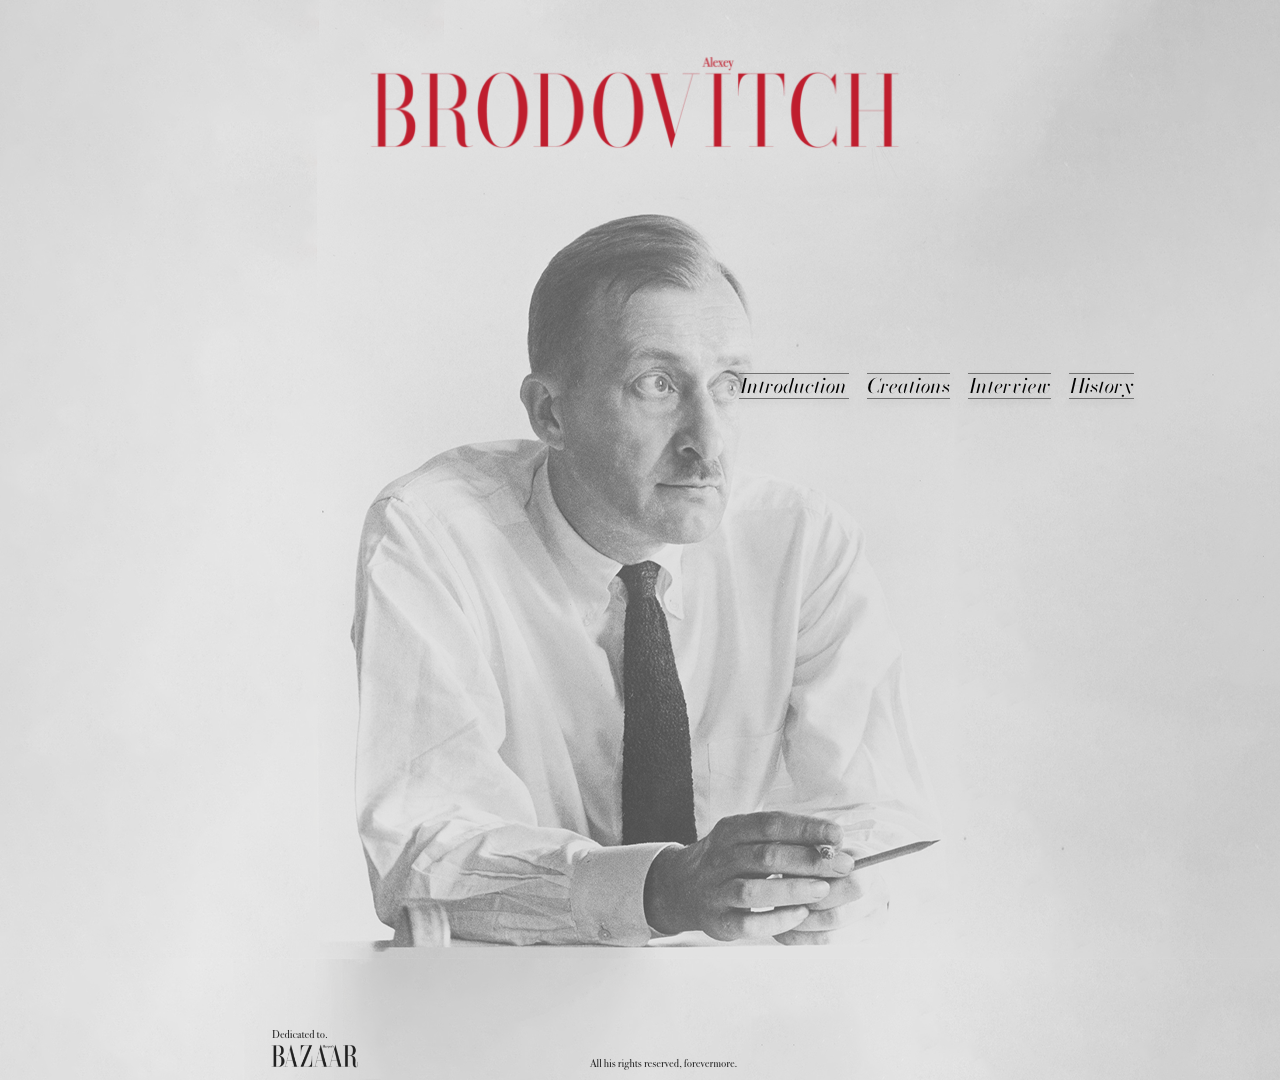
<file: index.html>
<!DOCTYPE html>
<html lang="ko">
<head>
    <meta charset="UTF-8">
    <meta name="viewport" content="width=device-width, initial-scale=1.0">
    <title>Alex</title>
    <link rel="stylesheet" href="style.css">
    <link href="https://unpkg.com/aos@2.3.1/dist/aos.css" rel="stylesheet">
    <link rel="shortcut icon" href="img/favicon.ico" type="image/x-icon">
    <link rel="icon" href="img/favicon.ico" type="image/x-icon">
    
    <meta property="og:url" content="https://kinggdon.github.io/kimwonbae/">
    <meta property="og:title" content="Alex">
    <meta property="og:type" content="website">
    <meta property="og:image" content="img/og.png">
    <meta property="og:description" content="Alex, The Pioneer, The Teacher, The Creator.">
</head>
<body>
    <section>

        <header>
            <a href="index.html">
                <img src="img/logo_red.png">
            </a>

        </header>


        <div class="menu_main" data-aos="fade-right">
            <nav>
                <ul>
                    <li><a href="page01.html"> <img src="img/menu_main_01.png"> </a></li>
                    <li><a href="page02.html"> <img src="img/menu_main_02.png"> </a></li>
                    <li><a href="page03.html"> <img src="img/menu_main_03.png"></a></li>
                    <li><a href="page04.html"> <img src="img/menu_main_04.png"></a></li>
                </ul>

            </nav>
        </div>

        <div class="uncle">
            
        </div>

        <footer>
            <div class="footer_img01">
                <img src="img/main_footer_01.png">
            </div>
            <div class="footer_img02">
                <img src="img/main_footer_02.png">
            </div>
            
        
        </footer>

    </section>

    
</body>
<script src="https://unpkg.com/aos@2.3.1/dist/aos.js"></script>
<script>
    AOS.init();
  </script>
</html>
</file>
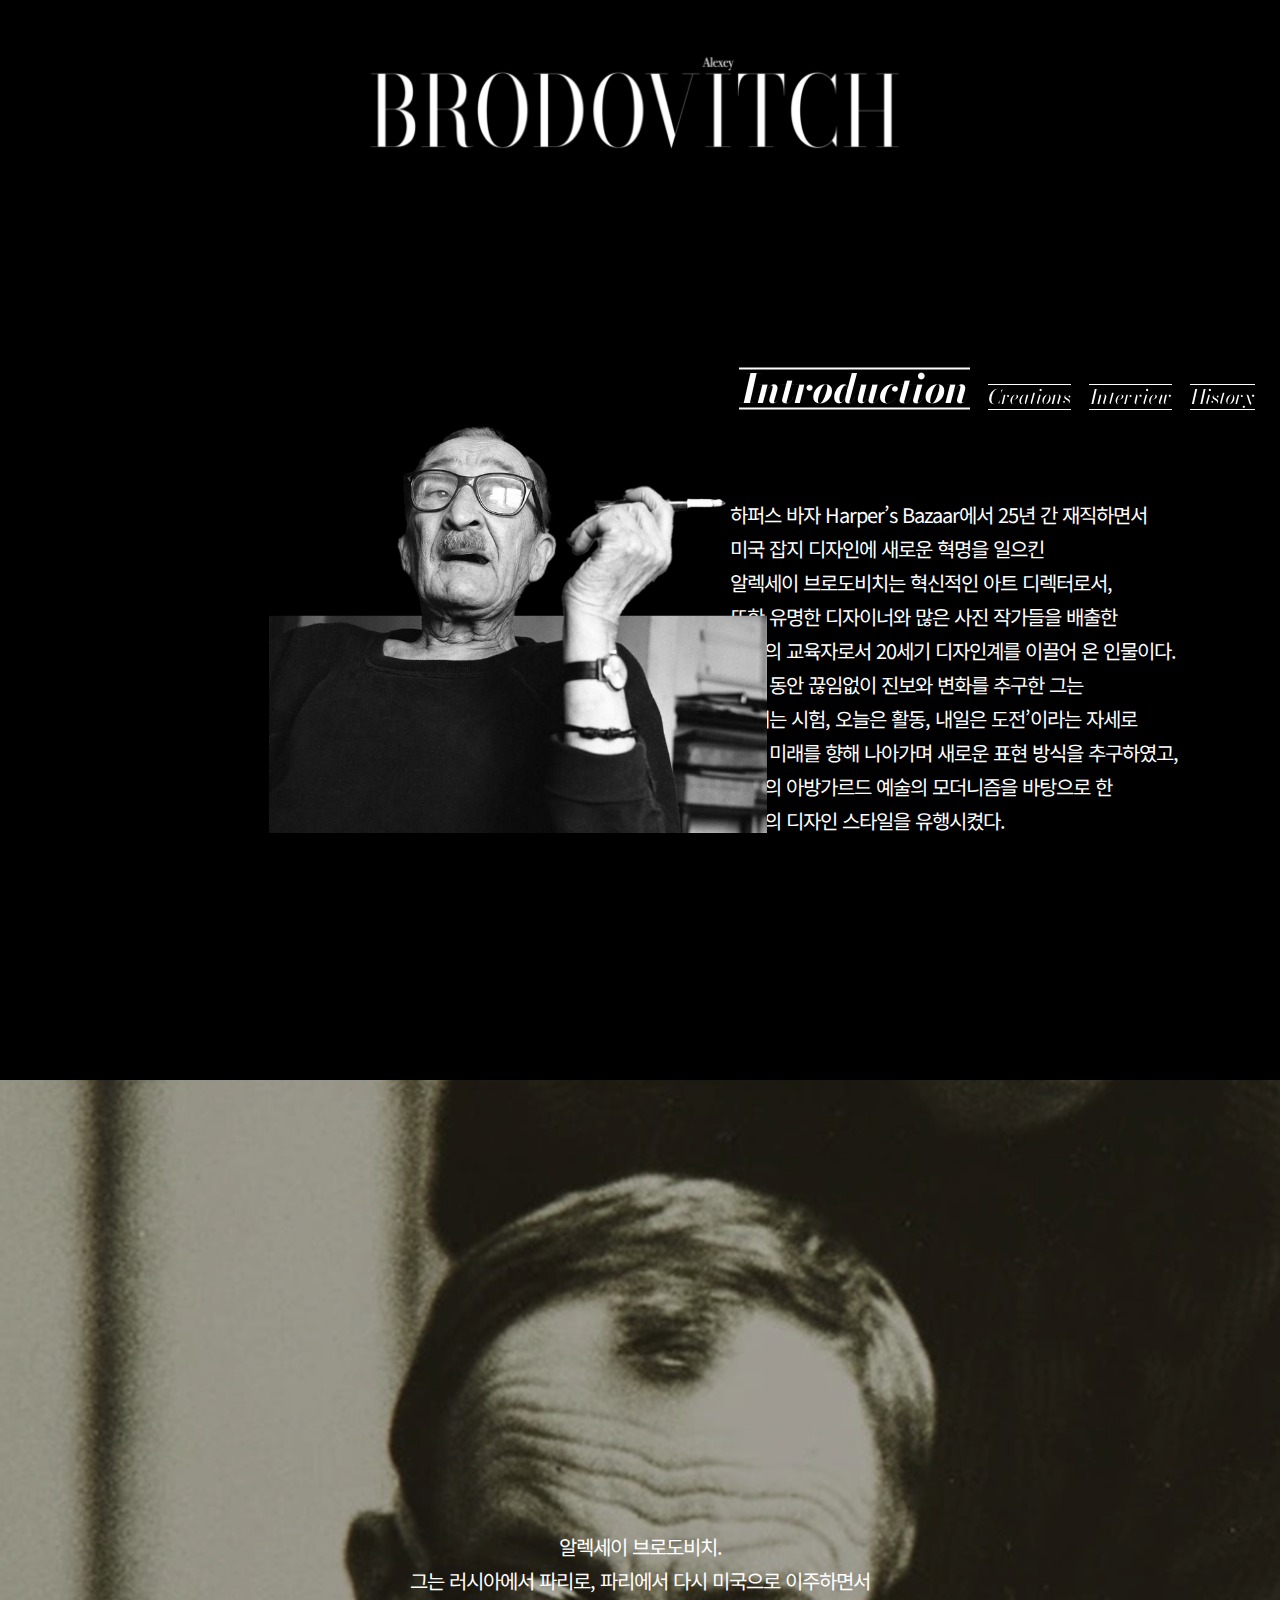
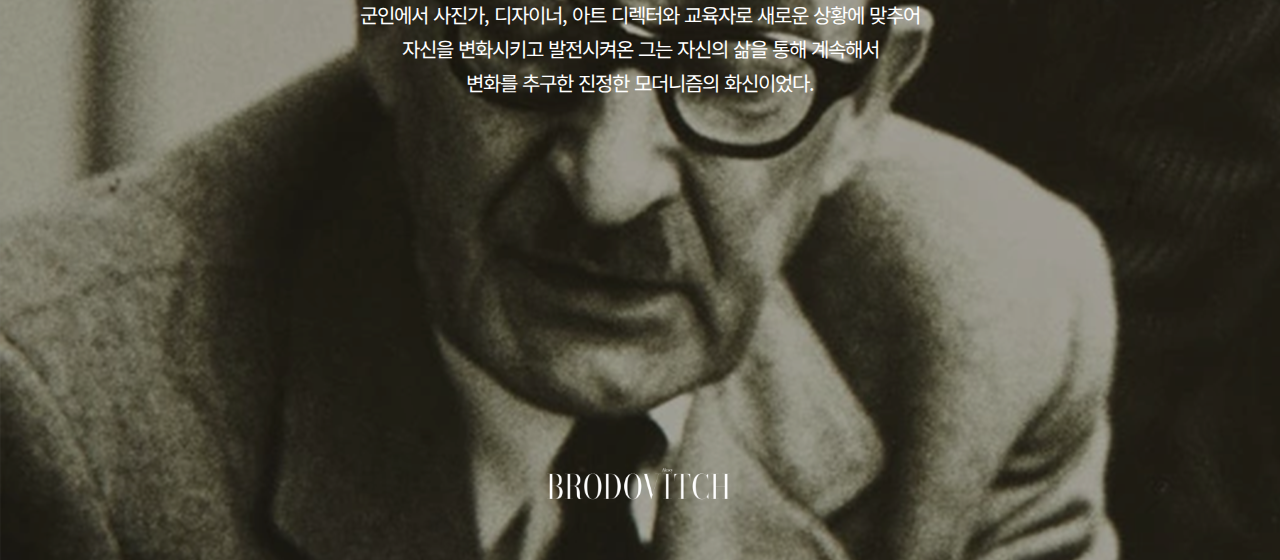
<file: page01.html>
<!DOCTYPE html>
<html lang="ko">
<head>
    <meta charset="UTF-8">
    <meta name="viewport" content="width=device-width, initial-scale=1.0">
    <title>Alex01</title>
    <link rel="stylesheet" href="page01style.css">
    <link rel="shortcut icon" href="img/favicon.ico" type="image/x-icon">
    <link rel="icon" href="img/favicon.ico" type="image/x-icon">
    
    <meta property="og:url" content="https://kinggdon.github.io/kimwonbae/">
    <meta property="og:title" content="Alex">
    <meta property="og:type" content="website">
    <meta property="og:image" content="img/og.png">
    <meta property="og:description" content="Alex, The Pioneer, The Teacher, The Creator.">
</head>
<body>
    <section>

            <header>
                <a href="index.html">
                    <img src="page01img/logo_header.png">
                </a>

            </header>

            <div class="menu_main" data-aos="fade-right">
                <nav>
                    <ul>
                        <li><a href="#"><img src="page01img/menu_main_01.png"></a></li>
                        <li><a href="page02.html"> <img src="page01img/menu_main_02.png"> </a></li>
                        <li><a href="page03.html"> <img src="page01img/menu_main_03.png"></a></li>
                        <li><a href="page04.html"> <img src="page01img/menu_main_04.png"></a></li>
                    </ul>
    
                </nav>
            </div>

            <div class="pic01">
                <img src="page01img/pic_main_01.png">
            </div>

            <div class="letters01">
                하퍼스 바자 Harper’s Bazaar에서 25년 간 재직하면서
                <br>미국 잡지 디자인에 새로운 혁명을 일으킨
                <br>알렉세이 브로도비치는 혁신적인 아트 디렉터로서,
                <br>또한 유명한 디자이너와 많은 사진 작가들을 배출한
                <br>최고의 교육자로서 20세기 디자인계를 이끌어 온 인물이다.
                <br>일생 동안 끊임없이 진보와 변화를 추구한 그는
                <br>‘어제는 시험, 오늘은 활동, 내일은 도전’이라는 자세로
                <br>항상 미래를 향해 나아가며 새로운 표현 방식을 추구하였고,
                <br>유럽의 아방가르드 예술의 모더니즘을 바탕으로 한
                <br>미국의 디자인 스타일을 유행시켰다.
            </div>

            <div class="pic02">

            </div>


            <div class="letters02">
                알렉세이 브로도비치.
                <br>그는 러시아에서 파리로, 파리에서 다시 미국으로 이주하면서
                <br>군인에서 사진가, 디자이너, 아트 디렉터와 교육자로 새로운 상황에 맞추어
                <br>자신을 변화시키고 발전시켜온 그는 자신의 삶을 통해 계속해서
                <br>변화를 추구한 진정한 모더니즘의 화신이었다.
            </div>



            <footer>
                <a href="index.html">
                    <img src="page01img/logo_footer.png">
                </a>
        
            </footer>


    </section>

    
</body>


</html>
</file>
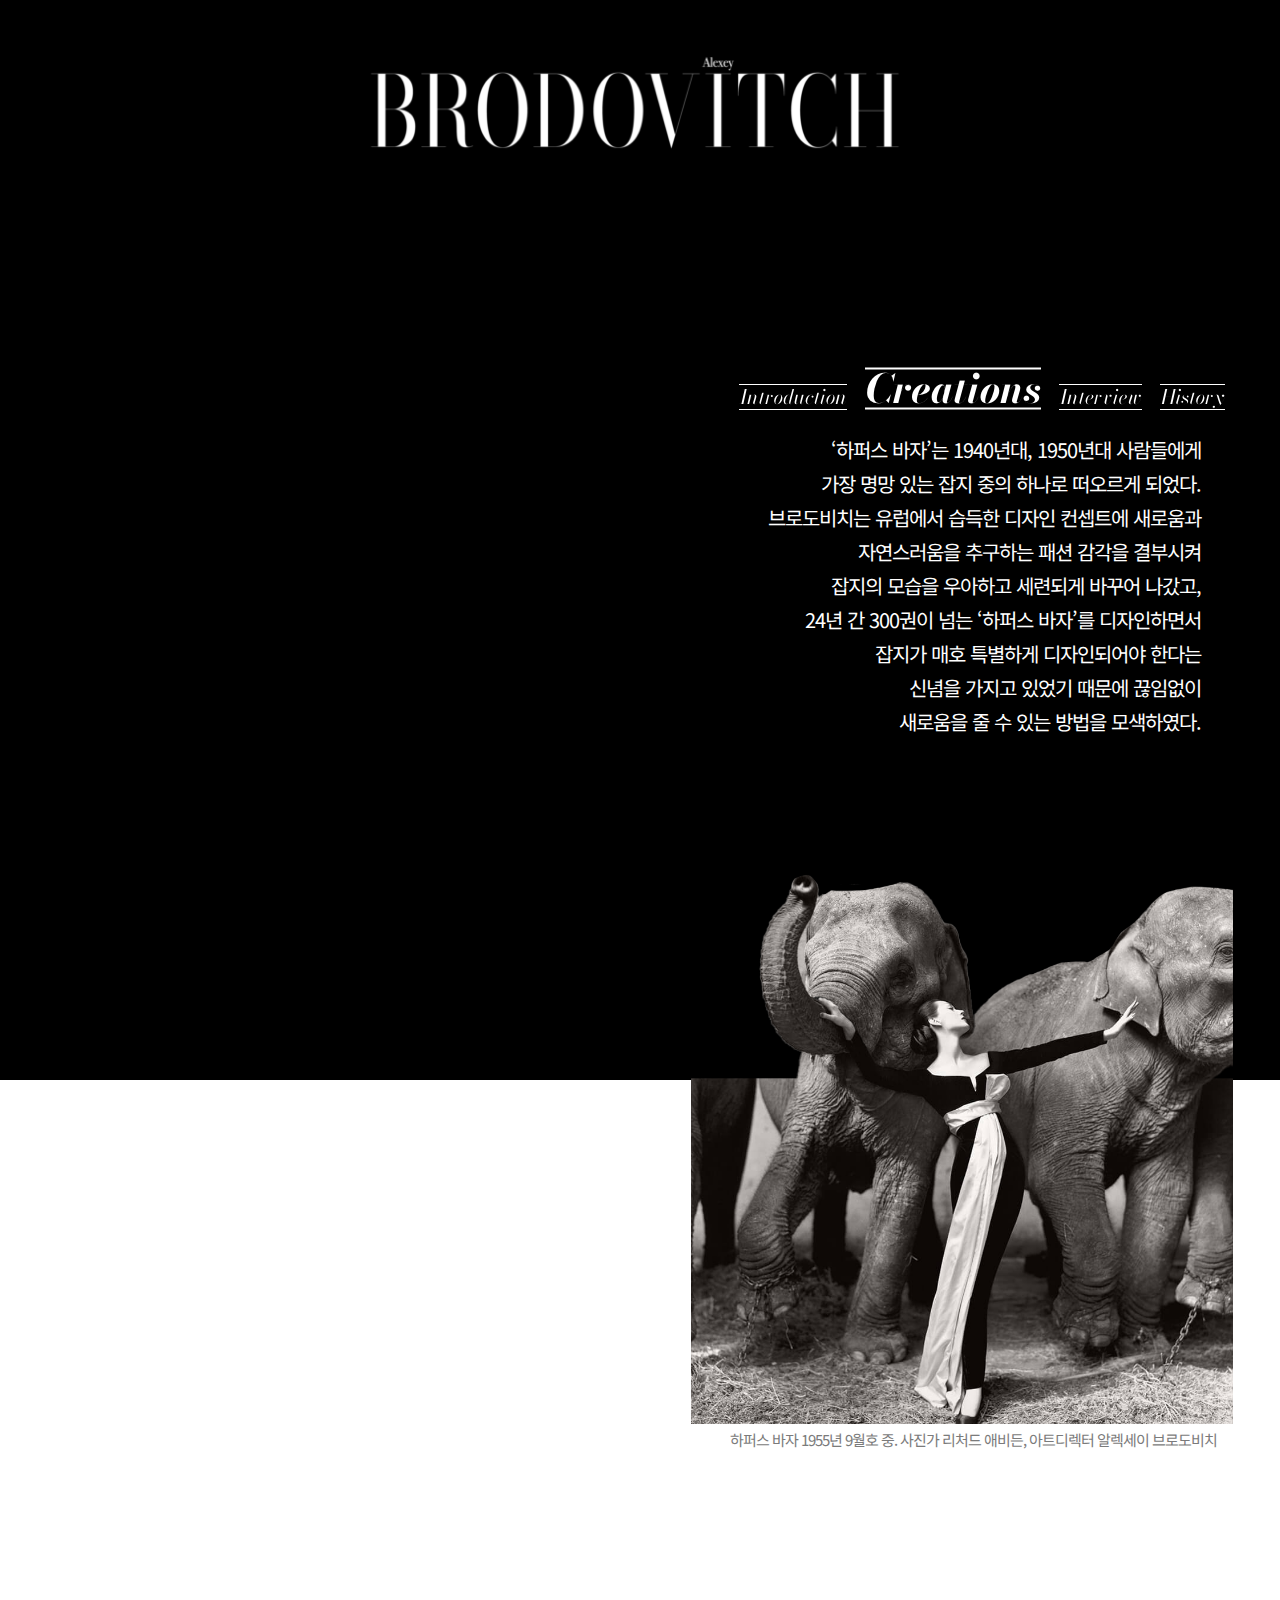
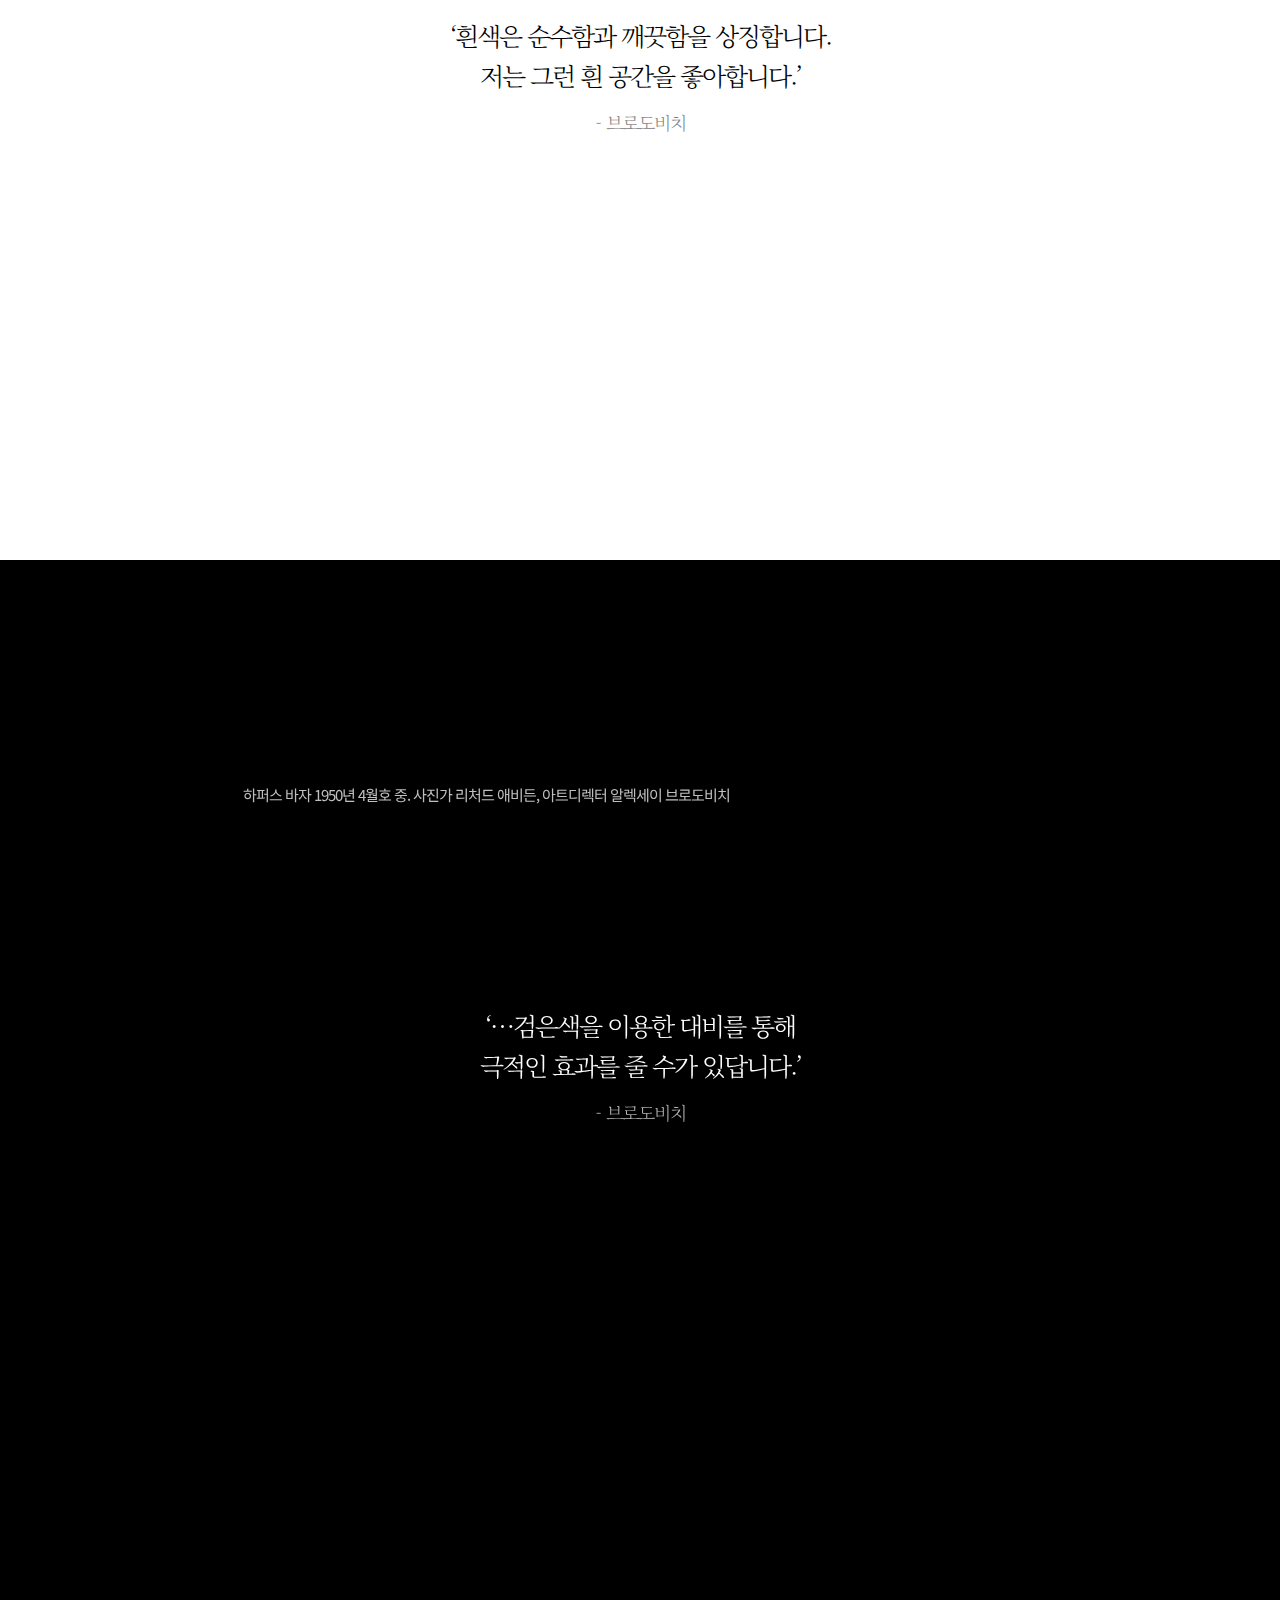
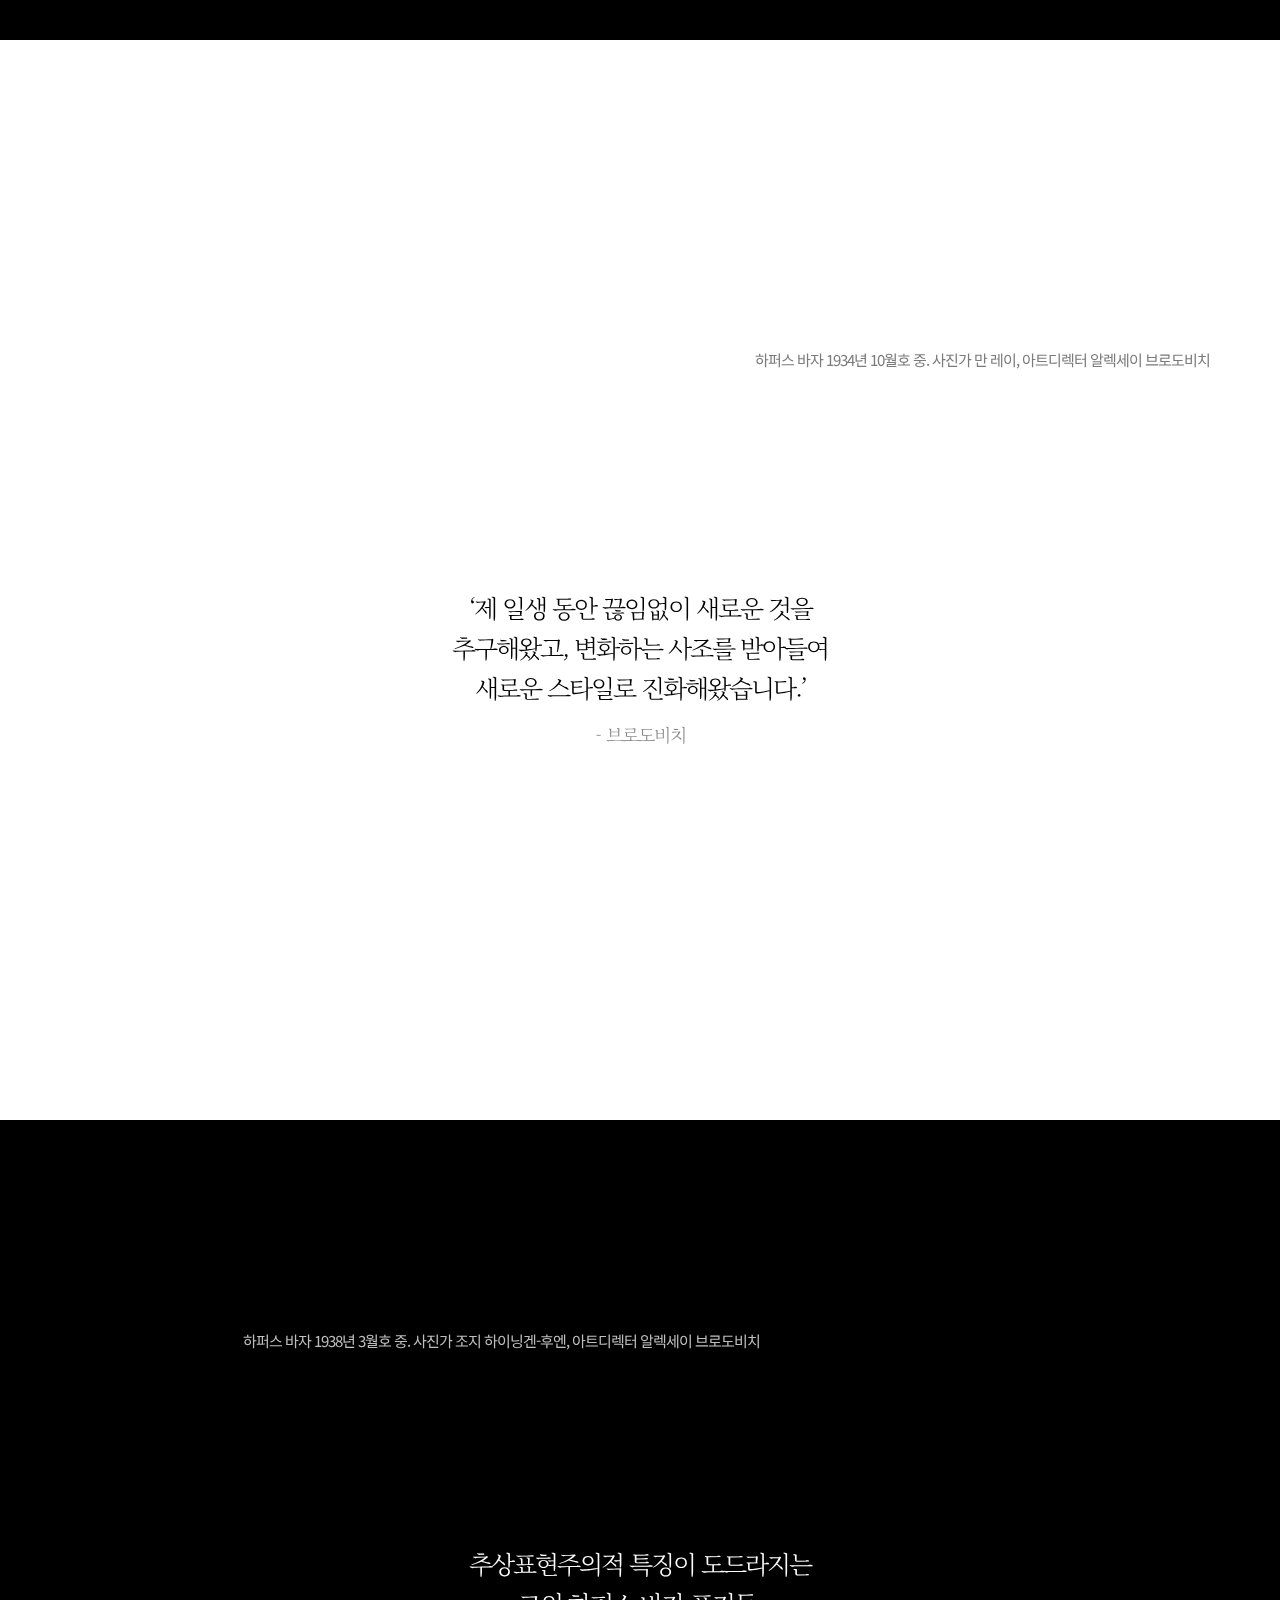
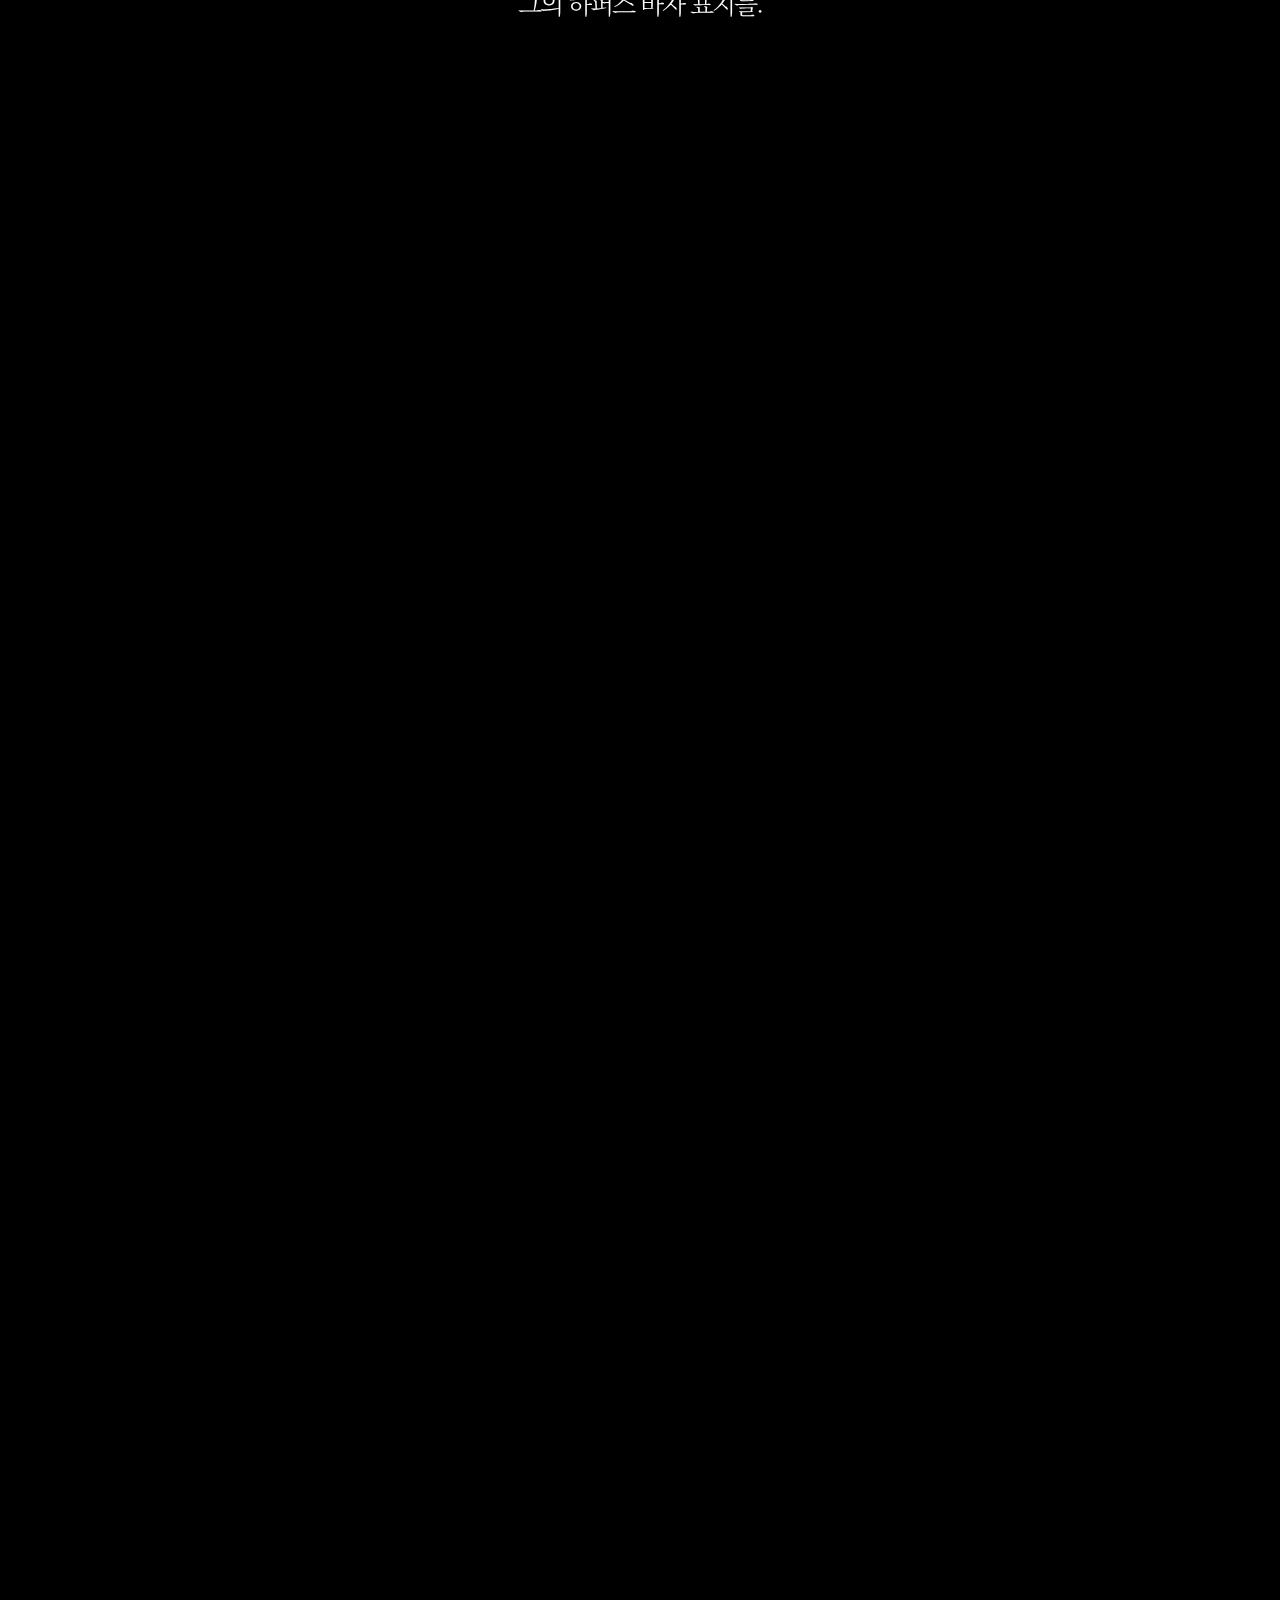
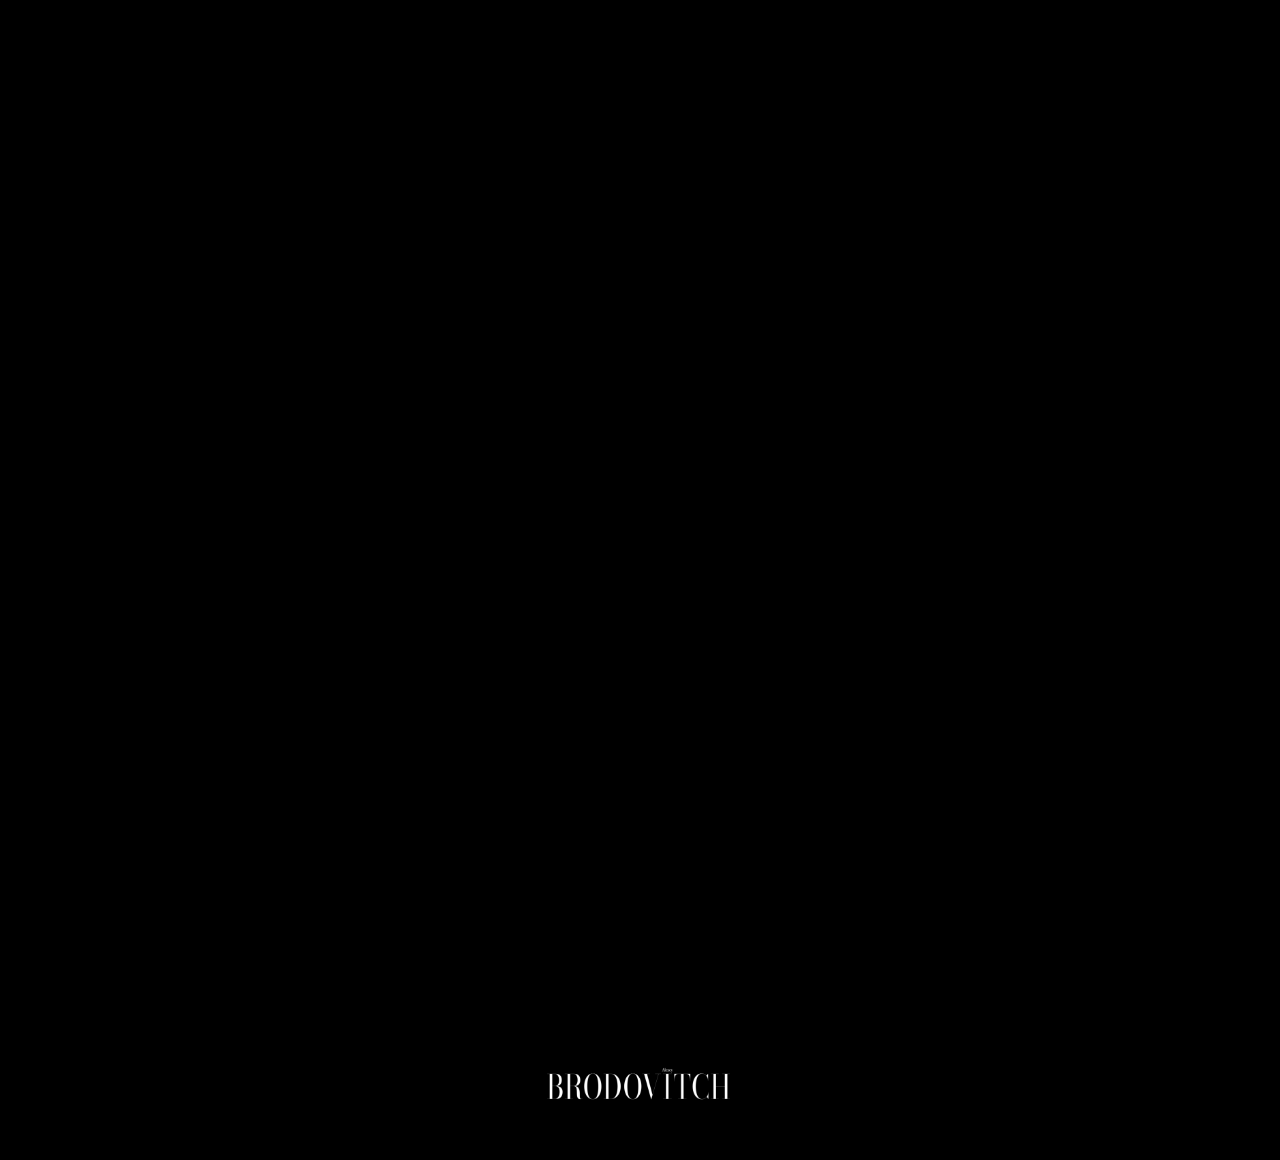
<file: page02.html>
<!DOCTYPE html>
<html lang="ko">
<head>
    <meta charset="UTF-8">
    <meta name="viewport" content="width=device-width, initial-scale=1.0">
    <title>Alex02</title>
    <link rel="stylesheet" href="page02style.css">
    <link href="https://unpkg.com/aos@2.3.1/dist/aos.css" rel="stylesheet">
    <link rel="shortcut icon" href="img/favicon.ico" type="image/x-icon">
    <link rel="icon" href="img/favicon.ico" type="image/x-icon">
    
    <meta property="og:url" content="https://kinggdon.github.io/kimwonbae/">
    <meta property="og:title" content="Alex">
    <meta property="og:type" content="website">
    <meta property="og:image" content="img/og.png">
    <meta property="og:description" content="Alex, The Pioneer, The Teacher, The Creator.">
</head>
<body>
    <section>

        <header>
            <a href="index.html">
                <img src="page02img/logo_header.png">
            </a>

        </header>

        <div class="menu_main" >
            <nav>
                <ul>
                    <li><a href="page01.html"><img src="page02img/menu_main_01.png"></a></li>
                    <li><a href="#"> <img src="page02img/menu_main_02.png"> </a></li>
                    <li><a href="page03.html"> <img src="page02img/menu_main_03.png"></a></li>
                    <li><a href="page04.html"> <img src="page02img/menu_main_04.png"></a></li>
                </ul>

            </nav>
        </div>

        <div class="letters01">
            ‘하퍼스 바자’는 1940년대, 1950년대 사람들에게
            <br>가장 명망 있는 잡지 중의 하나로 떠오르게 되었다.
            <br>브로도비치는 유럽에서 습득한 디자인 컨셉트에 새로움과
            <br>자연스러움을 추구하는 패션 감각을 결부시켜
            <br>잡지의 모습을 우아하고 세련되게 바꾸어 나갔고,
            <br>24년 간 300권이 넘는 ‘하퍼스 바자’를 디자인하면서
            <br>잡지가 매호 특별하게 디자인되어야 한다는
            <br>신념을 가지고 있었기 때문에 끊임없이
            <br>새로움을 줄 수 있는 방법을 모색하였다.

        </div>

        <div class="pic01">
            <img src="page02img/pic_main_01.png">        
        </div>

        <div class="letters02">
            하퍼스 바자 1955년 9월호 중. 사진가 리처드 애비든, 아트디렉터 알렉세이 브로도비치 
        </div>

        <div class="pic02">
            <!-- 흰색 배경 -->
        </div>

        <div class="letters03">
            ‘흰색은 순수함과 깨끗함을 상징합니다.
            <br>저는 그런 흰 공간을 좋아합니다.’

        </div>

        <div class="letters04">
            - 브로도비치

        </div>

        <div class="pic03" data-aos="zoom-out-up">
            <img src="page02img/pic_main_02.png">
        </div>

        <div class="letters05">
            하퍼스 바자 1950년 4월호 중. 사진가 리처드 애비든, 아트디렉터 알렉세이 브로도비치 
        </div>

        <div class="letters06">
            ‘…검은색을 이용한 대비를 통해
            <br>극적인 효과를 줄 수가 있답니다.’
        </div>

        <div class="letters07">
            - 브로도비치

        </div>

        <div class="pic04" data-aos="zoom-out-up">
            <img src="page02img/pic_main_03.png">
        </div>

        <div class="letters08">
            하퍼스 바자 1934년 10월호 중. 사진가 만 레이, 아트디렉터 알렉세이 브로도비치 
        </div>

        <div class="pic05">
            <!-- 흰색 배경 -->
        </div>

        <div class="letters09">
            ‘제 일생 동안 끊임없이 새로운 것을
            <br>추구해왔고, 변화하는 사조를 받아들여
            <br>새로운 스타일로 진화해왔습니다.’
        </div>

        <div class="letters04">
            - 브로도비치

        </div>

        <div class="pic06" data-aos="zoom-out-up">
            <img src="page02img/pic_main_04.png">
        </div>

        <div class="letters10">
            하퍼스 바자 1938년 3월호 중. 사진가 조지 하이닝겐-후엔, 아트디렉터 알렉세이 브로도비치 
        </div>

        <div class="letters11">
            추상표현주의적 특징이 도드라지는
            <br>그의 하퍼스 바자 표지들.
        </div>

        <div class="pic07" data-aos="zoom-out">
            <img src="page02img/pic_main_05.png">
        </div>

        <div class="pic08" data-aos="zoom-out">
            <img src="page02img/pic_main_06.png">
        </div>

        <div class="pic09" data-aos="zoom-out">
            <img src="page02img/pic_main_07.png">
        </div>

        <div class="pic10" data-aos="zoom-out">
            <img src="page02img/pic_main_08.png">
        </div>




        <footer>
            <a href="index.html">
                <img src="page02img/logo_footer.png">
            </a>

        </footer>

</section>
    
</body>
<script src="https://unpkg.com/aos@2.3.1/dist/aos.js"></script>
<script>
    AOS.init();
  </script>
</html>
</file>
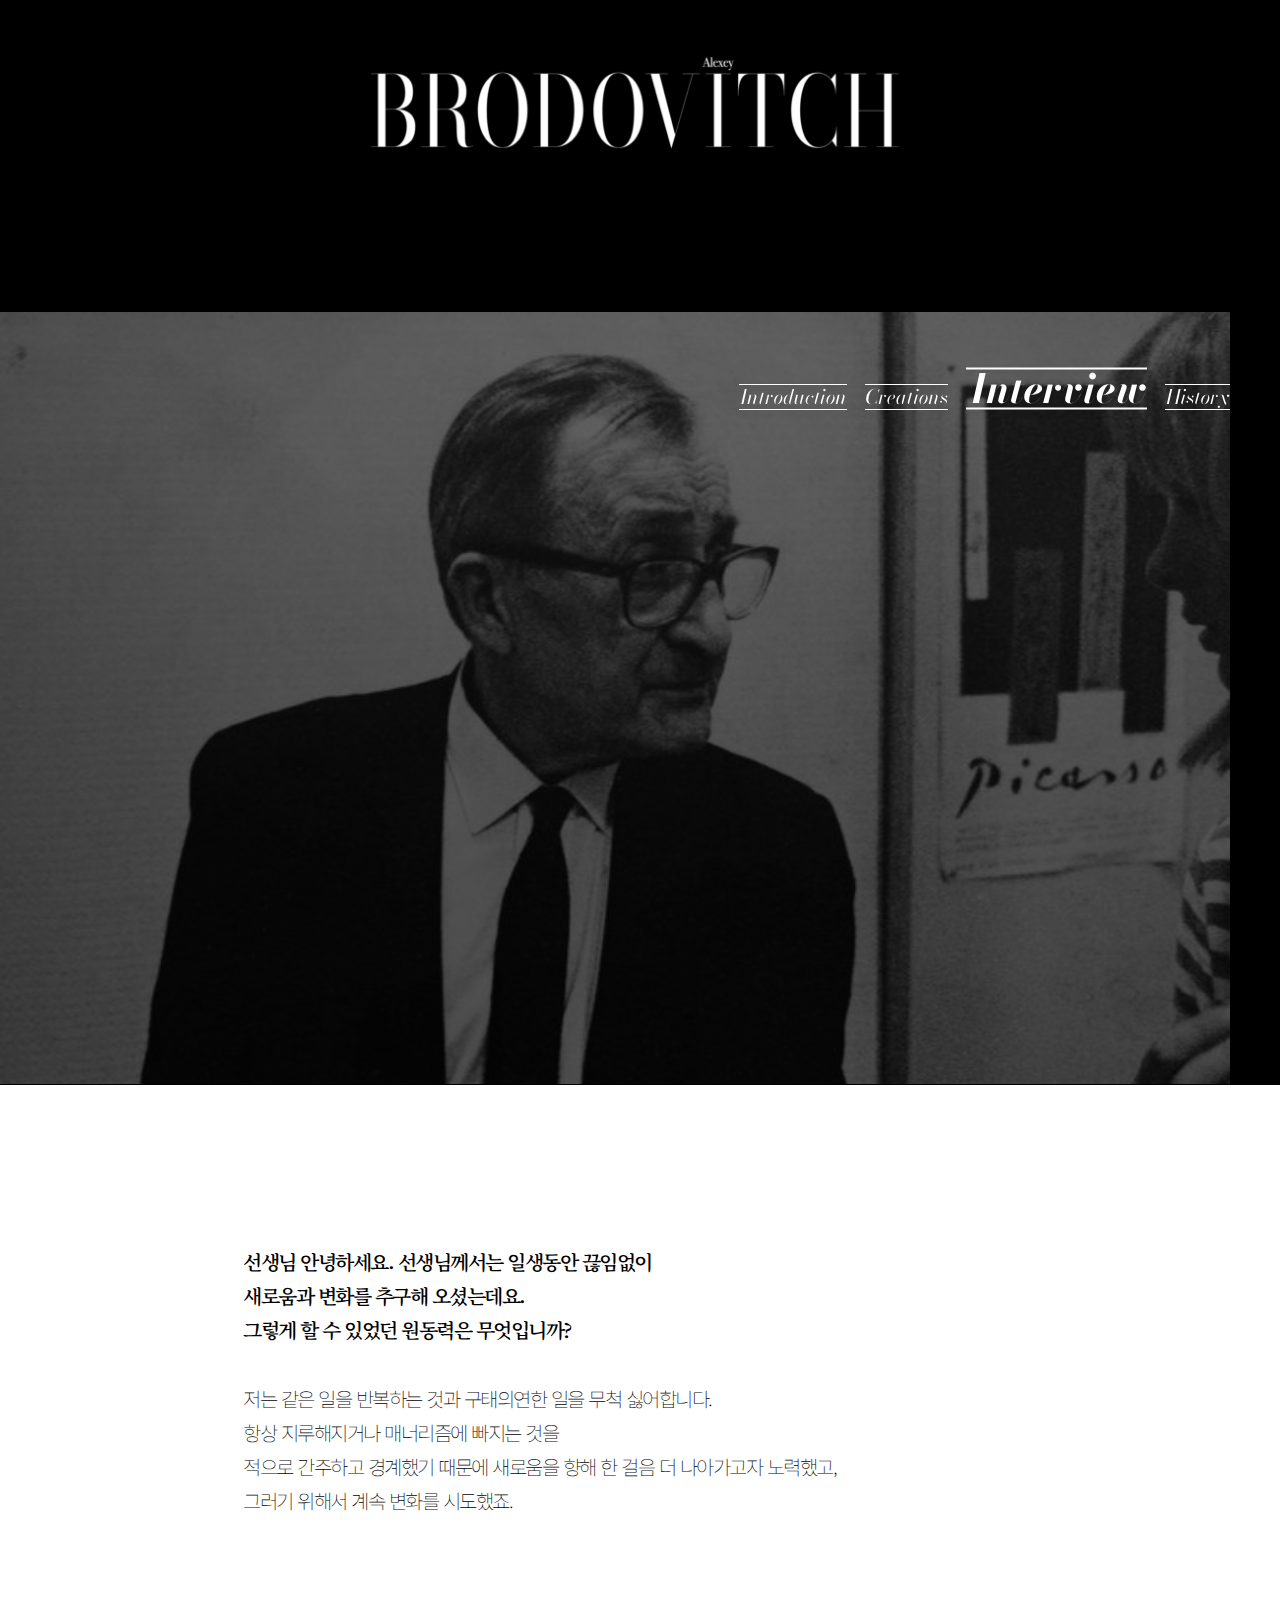
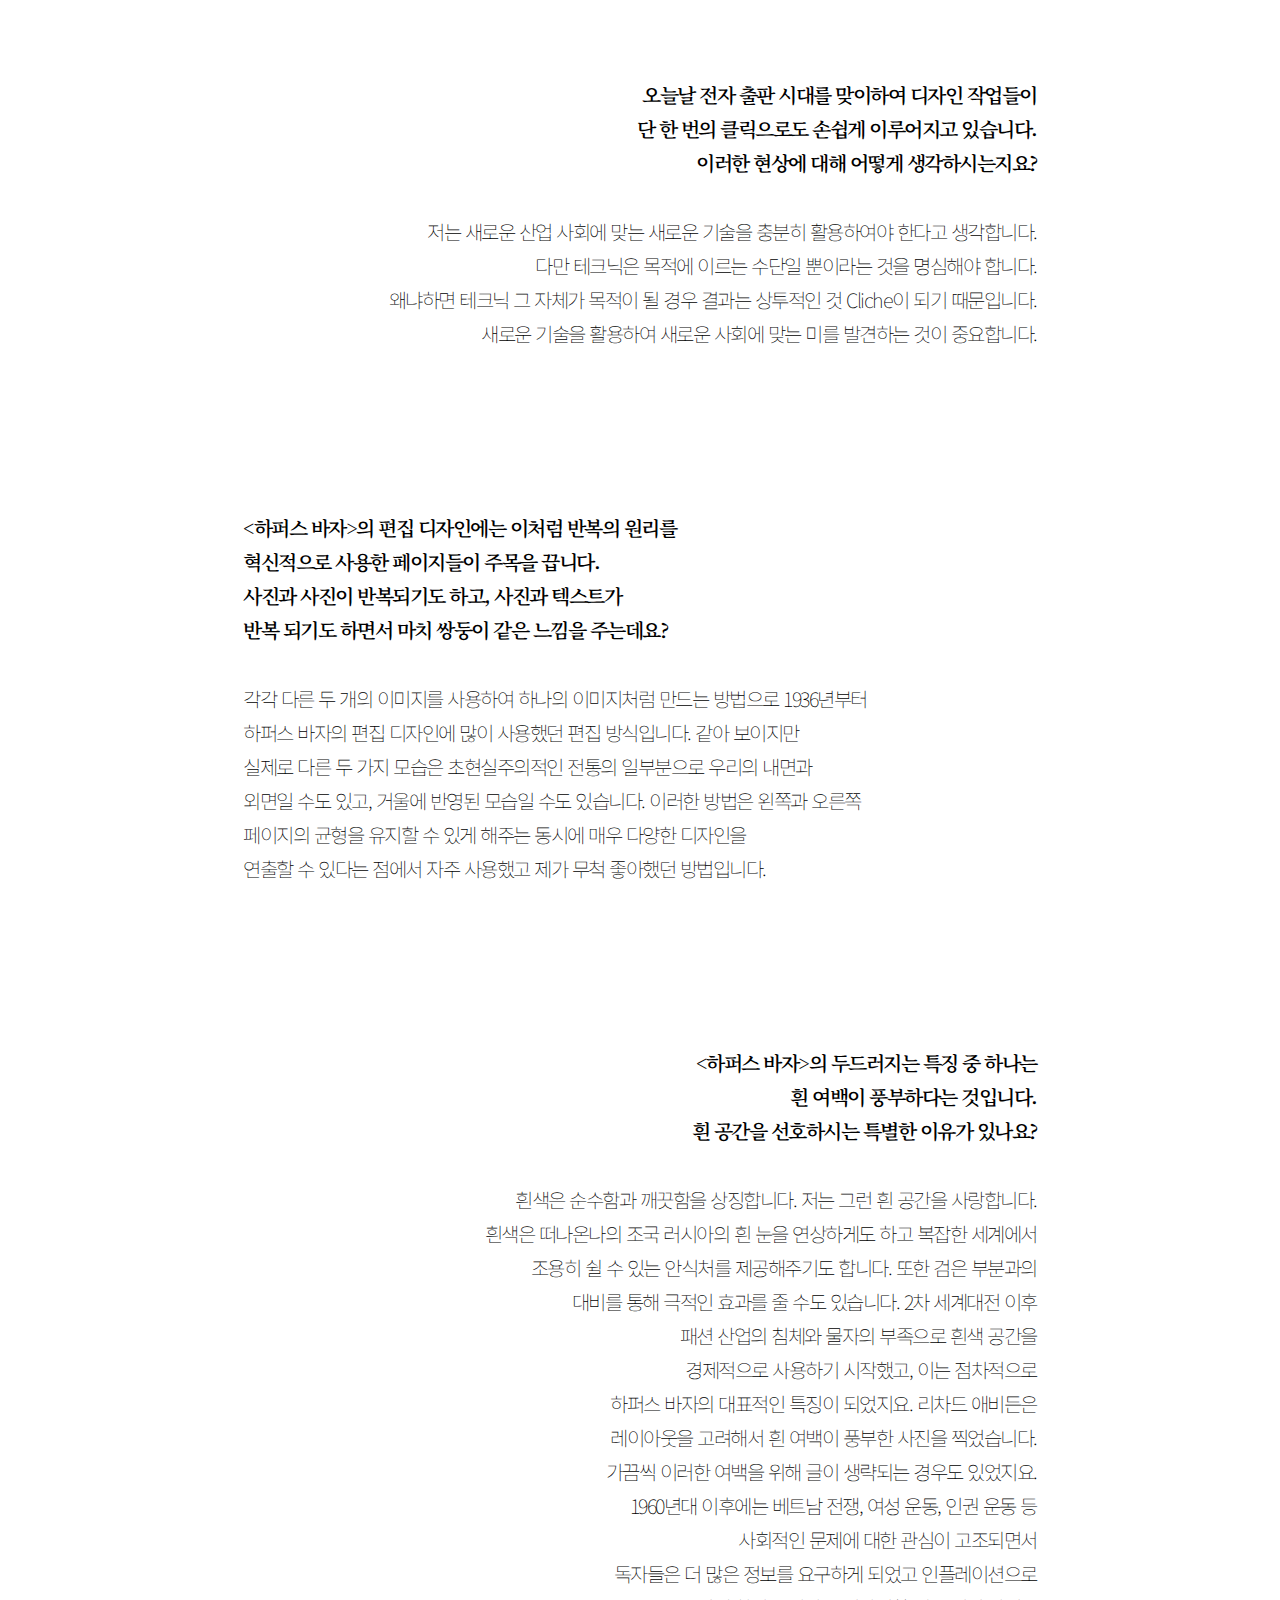
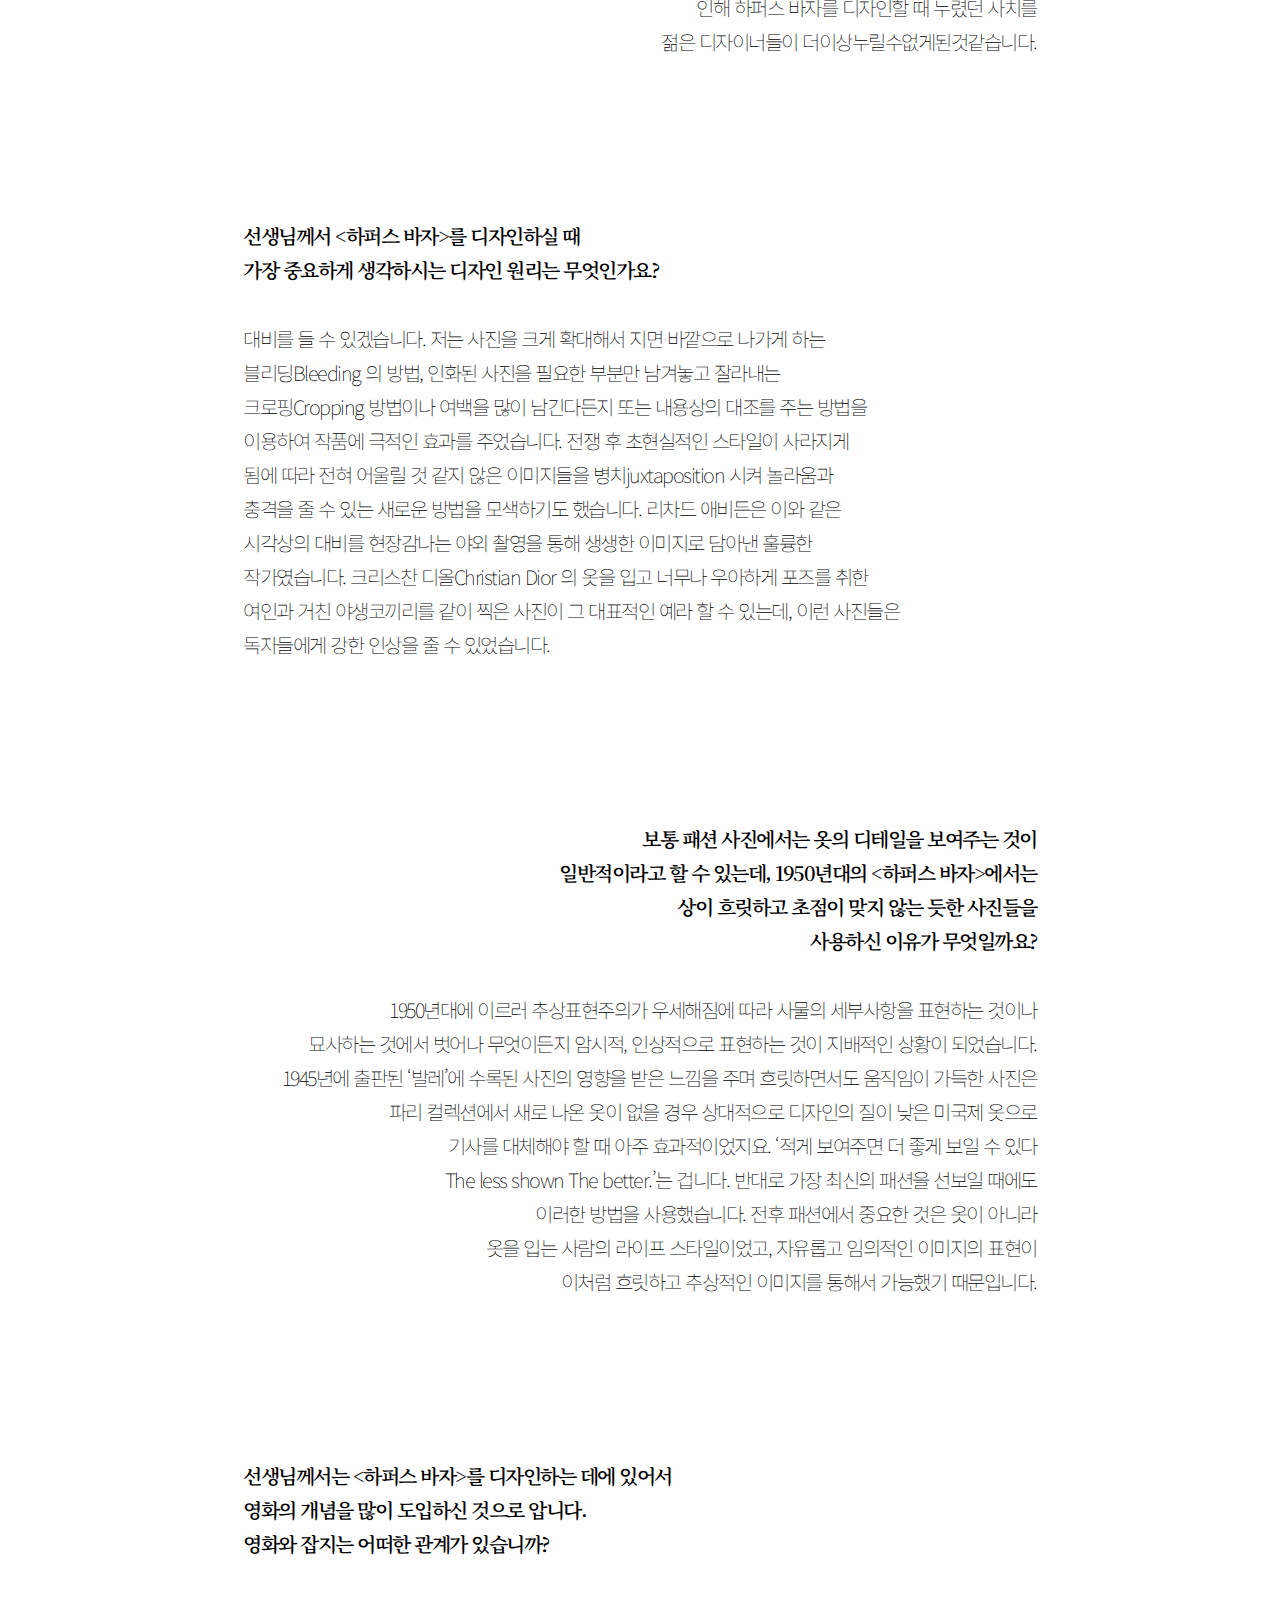
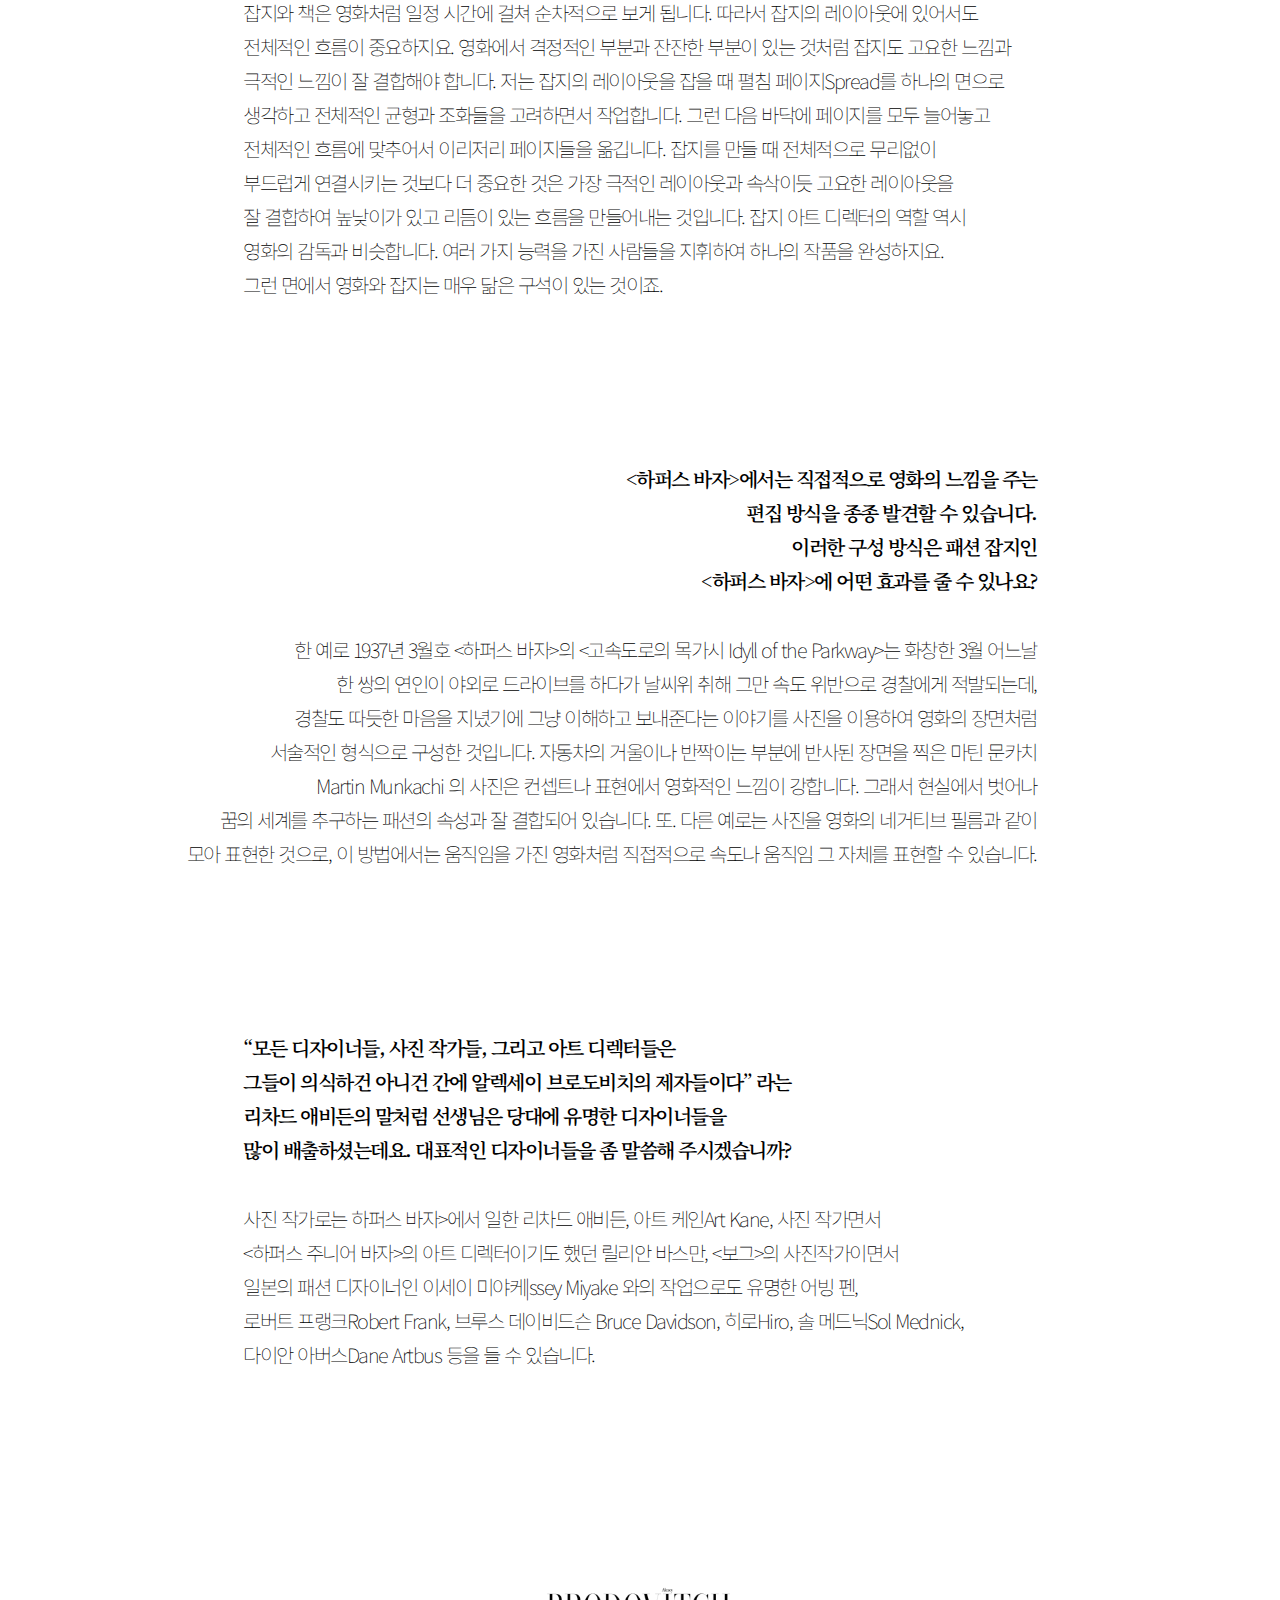
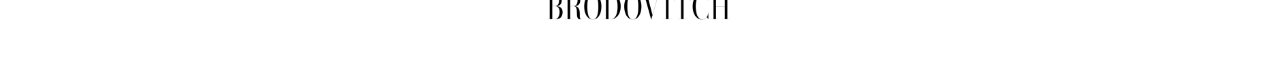
<file: page03.html>
<!DOCTYPE html>
<html lang="ko">
<head>
    <meta charset="UTF-8">
    <meta name="viewport" content="width=device-width, initial-scale=1.0">
    <title>Alex03</title>
    <link rel="stylesheet" href="page03style.css">
    <link href="https://unpkg.com/aos@2.3.1/dist/aos.css" rel="stylesheet">
    <link rel="shortcut icon" href="img/favicon.ico" type="image/x-icon">
    <link rel="icon" href="img/favicon.ico" type="image/x-icon">
    
    <meta property="og:url" content="https://kinggdon.github.io/kimwonbae/">
    <meta property="og:title" content="Alex">
    <meta property="og:type" content="website">
    <meta property="og:image" content="img/og.png">
    <meta property="og:description" content="Alex, The Pioneer, The Teacher, The Creator.">
</head>
<body>
    <section>

        
        <header>
            <a href="index.html">
                <img src="page03img/logo_header.png">
            </a>
        </header>



        <div class="menu_main" >
            <nav>
                <ul>
                    <li><a href="page01.html"><img src="page03img/menu_main_01.png"></a></li>
                    <li><a href="page02.html"> <img src="page03img/menu_main_02.png"> </a></li>
                    <li><a href="#"> <img src="page03img/menu_main_03.png"></a></li>
                    <li><a href="page04.html"> <img src="page03img/menu_main_04.png"></a></li>
                </ul>

            </nav>
        </div>

        <div class="pic01">
            <img src="page03img/pic_main_01.png">
        </div>

        <div class="pic02">
            <!-- 검은 바탕 -->
        </div>

        <div class="letters01" >
            선생님 안녕하세요. 선생님께서는 일생동안 끊임없이
            <br>새로움과 변화를 추구해 오셨는데요.
            <br>그렇게 할 수 있었던 원동력은 무엇입니까?
        </div>

        <div class="letters02" >
            저는 같은 일을 반복하는 것과 구태의연한 일을 무척 싫어합니다.
            <br>항상 지루해지거나 매너리즘에 빠지는 것을
            <br>적으로 간주하고 경계했기 때문에 새로움을 향해 한 걸음 더 나아가고자 노력했고,
            <br>그러기 위해서 계속 변화를 시도했죠.
        </div>

        <div class="letters03" >
            오늘날 전자 출판 시대를 맞이하여 디자인 작업들이
            <br>단 한 번의 클릭으로도 손쉽게 이루어지고 있습니다.
            <br>이러한 현상에 대해 어떻게 생각하시는지요?
        </div>

        <div class="letters04" >
            저는 새로운 산업 사회에 맞는 새로운 기술을 충분히 활용하여야 한다고 생각합니다.
            <br>다만 테크닉은 목적에 이르는 수단일 뿐이라는 것을 명심해야 합니다.
            <br>왜냐하면 테크닉 그 자체가 목적이 될 경우 결과는 상투적인 것 Cliche이 되기 때문입니다.
            <br>새로운 기술을 활용하여 새로운 사회에 맞는 미를 발견하는 것이 중요합니다.
        </div>

        <div class="letters05" >
            <하퍼스 바자>의 편집 디자인에는 이처럼 반복의 원리를
            <br>혁신적으로 사용한 페이지들이 주목을 끕니다.
            <br>사진과 사진이 반복되기도 하고, 사진과 텍스트가
            <br>반복 되기도 하면서 마치 쌍둥이 같은 느낌을 주는데요?
        </div>

        <div class="letters06" >
            각각 다른 두 개의 이미지를 사용하여 하나의 이미지처럼 만드는 방법으로 1936년부터 
            <br>하퍼스 바자의 편집 디자인에 많이 사용했던 편집 방식입니다. 같아 보이지만
            <br>실제로 다른 두 가지 모습은 초현실주의적인 전통의 일부분으로 우리의 내면과
            <br>외면일 수도 있고, 거울에 반영된 모습일 수도 있습니다. 이러한 방법은 왼쪽과 오른쪽
            <br>페이지의 균형을 유지할 수 있게 해주는 동시에 매우 다양한 디자인을
            <br>연출할 수 있다는 점에서 자주 사용했고 제가 무척 좋아했던 방법입니다.
        </div>

        <div class="letters07" >
            <하퍼스 바자>의 두드러지는 특징 중 하나는
            <br>흰 여백이 풍부하다는 것입니다.
            <br>흰 공간을 선호하시는 특별한 이유가 있나요?
        </div>

        <div class="letters08" >
            흰색은 순수함과 깨끗함을 상징합니다. 저는 그런 흰 공간을 사랑합니다.
            <br>흰색은 떠나온나의 조국 러시아의 흰 눈을 연상하게도 하고 복잡한 세계에서
            <br>조용히 쉴 수 있는 안식처를 제공해주기도 합니다. 또한 검은 부분과의
            <br>대비를 통해 극적인 효과를 줄 수도 있습니다. 2차 세계대전 이후
            <br>패션 산업의 침체와 물자의 부족으로 흰색 공간을
            <br>경제적으로 사용하기 시작했고, 이는 점차적으로 
            <br>하퍼스 바자의 대표적인 특징이 되었지요. 리차드 애비든은
            <br>레이아웃을 고려해서 흰 여백이 풍부한 사진을 찍었습니다.
            <br>가끔씩 이러한 여백을 위해 글이 생략되는 경우도 있었지요.
            <br>1960년대 이후에는 베트남 전쟁, 여성 운동, 인권 운동 등
            <br>사회적인 문제에 대한 관심이 고조되면서
            <br>독자들은 더 많은 정보를 요구하게 되었고 인플레이션으로
            <br>인해 하퍼스 바자를 디자인할 때 누렸던 사치를
            <br>젊은 디자이너들이 더이상누릴수없게된것같습니다.
        </div>

        <div class="letters09" >
            선생님께서 <하퍼스 바자>를 디자인하실 때
            <br>가장 중요하게 생각하시는 디자인 원리는 무엇인가요?
        </div>

        <div class="letters10" >
            대비를 들 수 있겠습니다. 저는 사진을 크게 확대해서 지면 바깥으로 나가게 하는
            <br>블리딩Bleeding 의 방법, 인화된 사진을 필요한 부분만 남겨놓고 잘라내는
            <br>크로핑Cropping 방법이나 여백을 많이 남긴다든지 또는 내용상의 대조를 주는 방법을
            <br>이용하여 작품에 극적인 효과를 주었습니다. 전쟁 후 초현실적인 스타일이 사라지게
            <br>됨에 따라 전혀 어울릴 것 같지 않은 이미지들을 병치juxtaposition 시켜 놀라움과
            <br>충격을 줄 수 있는 새로운 방법을 모색하기도 했습니다. 리차드 애비든은 이와 같은
            <br>시각상의 대비를 현장감나는 야외 촬영을 통해 생생한 이미지로 담아낸 훌륭한
            <br>작가였습니다. 크리스찬 디올Christian Dior 의 옷을 입고 너무나 우아하게 포즈를 취한
            <br>여인과 거친 야생코끼리를 같이 찍은 사진이 그 대표적인 예라 할 수 있는데, 이런 사진들은
            <br>독자들에게 강한 인상을 줄 수 있었습니다.
        </div>

        <div class="letters11" >
            보통 패션 사진에서는 옷의 디테일을 보여주는 것이
            <br>일반적이라고 할 수 있는데, 1950년대의 <하퍼스 바자>에서는
            <br>상이 흐릿하고  초점이 맞지 않는 듯한 사진들을
            <br>사용하신 이유가 무엇일까요?
        </div>

        <div class="letters12" >
            1950년대에 이르러 추상표현주의가 우세해짐에 따라 사물의 세부사항을 표현하는 것이나
            <br>묘사하는 것에서 벗어나 무엇이든지 암시적, 인상적으로 표현하는 것이 지배적인 상황이 되었습니다.
            <br>1945년에 출판된 ‘발레’에 수록된 사진의 영향을 받은 느낌을 주며 흐릿하면서도 움직임이 가득한 사진은
            <br>파리 컬렉션에서 새로 나온 옷이 없을 경우 상대적으로 디자인의 질이 낮은 미국제 옷으로
            <br>기사를 대체해야 할 때 아주 효과적이었지요. ‘적게 보여주면 더 좋게 보일 수 있다
            <br>The less shown The better.’는 겁니다. 반대로 가장 최신의 패션을 선보일 때에도
            <br>이러한 방법을 사용했습니다. 전후 패션에서 중요한 것은 옷이 아니라
            <br>옷을 입는 사람의 라이프 스타일이었고, 자유롭고 임의적인 이미지의 표현이
            <br>이처럼 흐릿하고 추상적인 이미지를 통해서 가능했기 때문입니다.
        </div>

        <div class="letters13" >
            선생님께서는 <하퍼스 바자>를 디자인하는 데에 있어서
            <br>영화의 개념을 많이 도입하신 것으로 압니다.
            <br>영화와 잡지는 어떠한 관계가 있습니까?
        </div>

        <div class="letters14" >
            잡지와 책은 영화처럼 일정 시간에 걸쳐 순차적으로 보게 됩니다. 따라서 잡지의 레이아웃에 있어서도
            <br>전체적인 흐름이 중요하지요. 영화에서 격정적인 부분과 잔잔한 부분이 있는 것처럼 잡지도 고요한 느낌과
            <br>극적인 느낌이 잘 결합해야 합니다. 저는 잡지의 레이아웃을 잡을 때 펼침 페이지Spread를 하나의 면으로
            <br>생각하고 전체적인 균형과 조화들을 고려하면서 작업합니다. 그런 다음 바닥에 페이지를 모두 늘어놓고
            <br>전체적인 흐름에 맞추어서 이리저리 페이지들을 옮깁니다. 잡지를 만들 때 전체적으로 무리없이
            <br>부드럽게 연결시키는 것보다 더 중요한 것은 가장 극적인 레이아웃과 속삭이듯 고요한 레이아웃을
            <br>잘 결합하여 높낮이가 있고 리듬이 있는 흐름을 만들어내는 것입니다. 잡지 아트 디렉터의 역할 역시
            <br>영화의 감독과 비슷합니다. 여러 가지 능력을 가진 사람들을 지휘하여 하나의 작품을 완성하지요.
            <br>그런 면에서 영화와 잡지는 매우 닮은 구석이 있는 것이죠.
        </div>

        <div class="letters15">
            <하퍼스 바자>에서는 직접적으로 영화의 느낌을 주는
            <br>편집 방식을 종종 발견할 수 있습니다.
            <br>이러한 구성 방식은 패션 잡지인
            <br><하퍼스 바자>에 어떤 효과를 줄 수 있나요?
        </div>

        <div class="letters16">
            한 예로 1937년 3월호 <하퍼스 바자>의 <고속도로의 목가시 Idyll of the Parkway>는 화창한 3월 어느날
            <br>한 쌍의 연인이 야외로 드라이브를 하다가 날씨위 취해 그만 속도 위반으로 경찰에게 적발되는데,
            <br>경찰도 따듯한 마음을 지녔기에 그냥 이해하고 보내준다는 이야기를 사진을 이용하여 영화의 장면처럼
            <br>서술적인 형식으로 구성한 것입니다. 자동차의 거울이나 반짝이는 부분에 반사된 장면을 찍은 마틴 문카치
            <br>Martin Munkachi 의 사진은 컨셉트나 표현에서 영화적인 느낌이 강합니다. 그래서 현실에서 벗어나
            <br>꿈의 세계를 추구하는 패션의 속성과 잘 결합되어 있습니다. 또. 다른 예로는 사진을 영화의 네거티브 필름과 같이
            <br>모아 표현한 것으로, 이 방법에서는 움직임을 가진 영화처럼 직접적으로 속도나 움직임 그 자체를 표현할 수 있습니다.
        </div>

        <div class="letters17">
            “모든 디자이너들, 사진 작가들, 그리고 아트 디렉터들은
            <br>그들이 의식하건 아니건 간에 알렉세이 브로도비치의 제자들이다” 라는
            <br>리차드 애비든의 말처럼 선생님은 당대에 유명한 디자이너들을
            <br>많이 배출하셨는데요. 대표적인 디자이너들을 좀 말씀해 주시겠습니까?
        </div>

        <div class="letters18">
            사진 작가로는 하퍼스 바자>에서 일한 리차드 애비든, 아트 케인Art Kane, 사진 작가면서 
            <br><하퍼스 주니어 바자>의 아트 디렉터이기도 했던 릴리안 바스만, <보그>의 사진작가이면서
            <br>일본의 패션 디자이너인 이세이 미야케|ssey Miyake 와의 작업으로도 유명한 어빙 펜,
            <br>로버트 프랭크Robert Frank, 브루스 데이비드슨 Bruce Davidson, 히로Hiro, 솔 메드닉Sol Mednick,
            <br>다이안 아버스Dane Artbus 등을 들 수 있습니다.
        </div>




        <footer>
            <a href="index.html">
                <img src="page03img/logo_footer.png">
            </a>


        </footer>
    </section>
    
    

</body>
<script src="https://unpkg.com/aos@2.3.1/dist/aos.js"></script>
<script>
    AOS.init();
  </script>
</html>
</file>
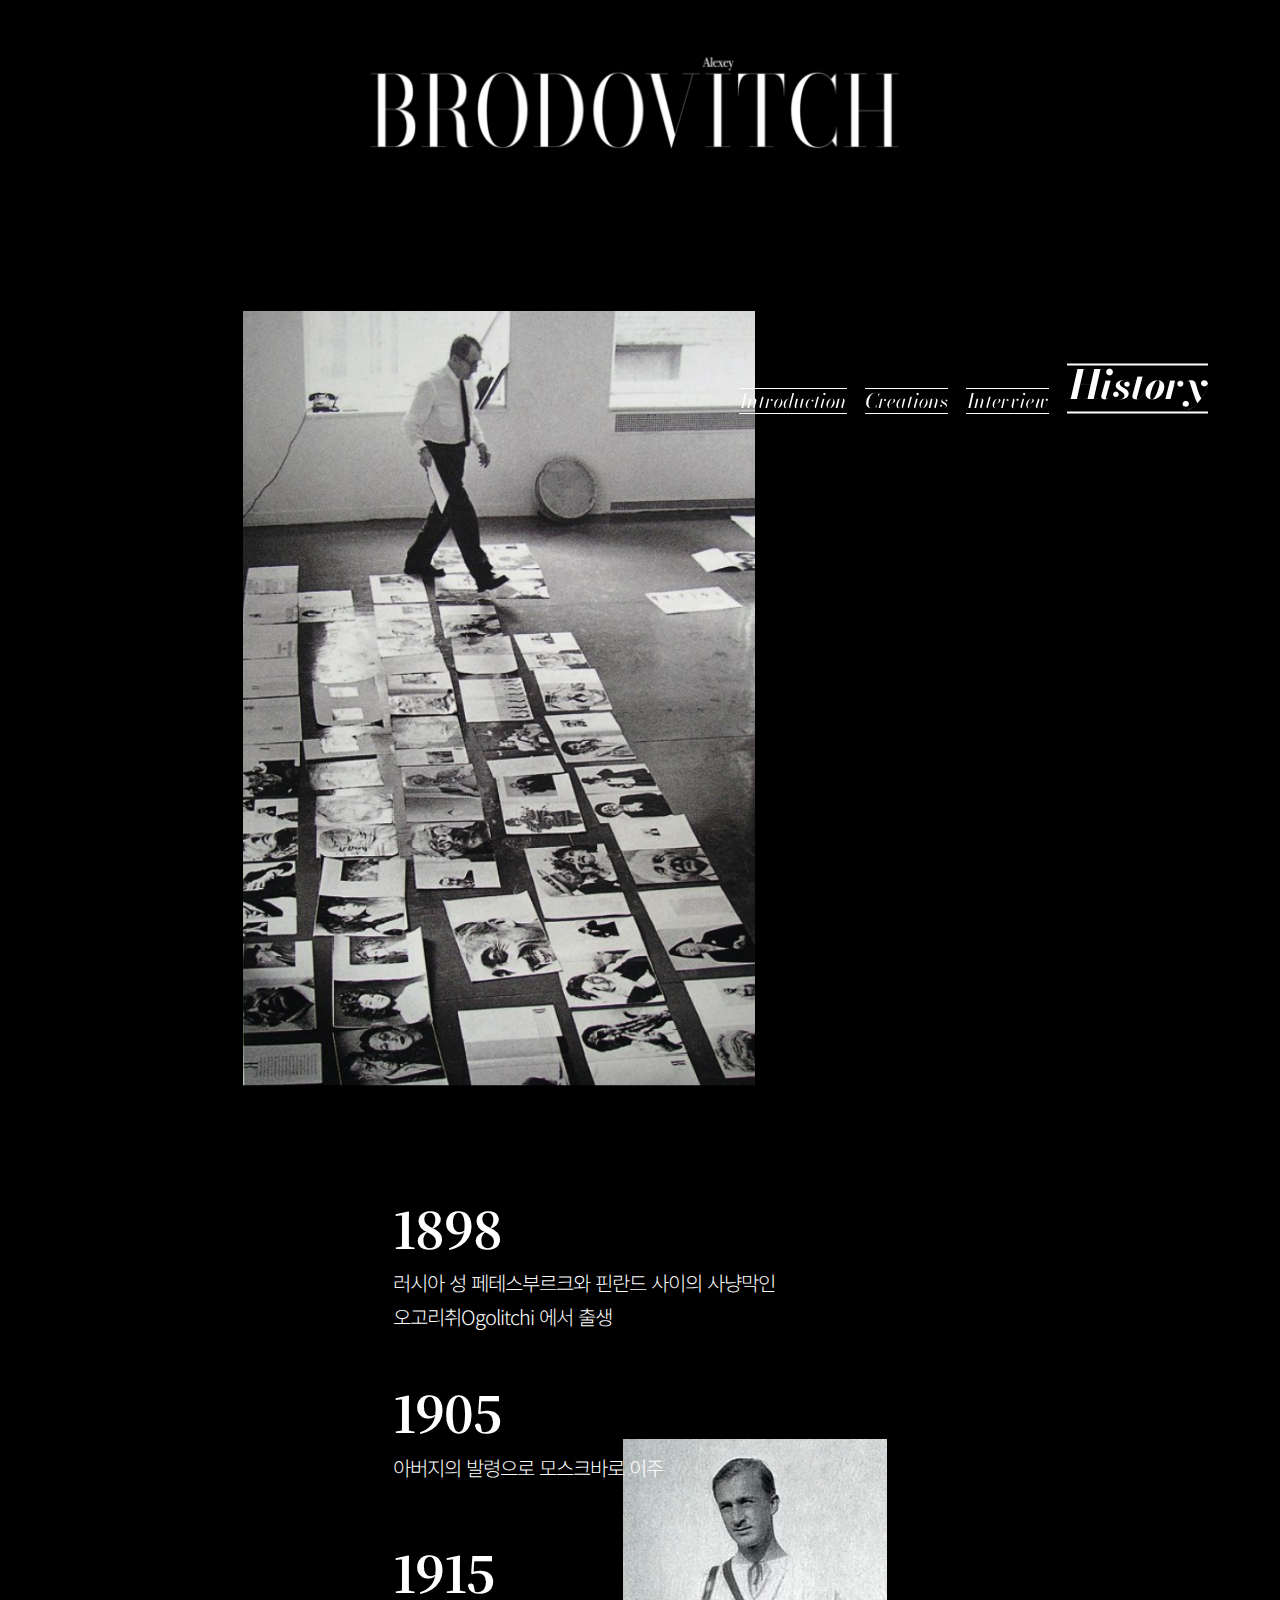
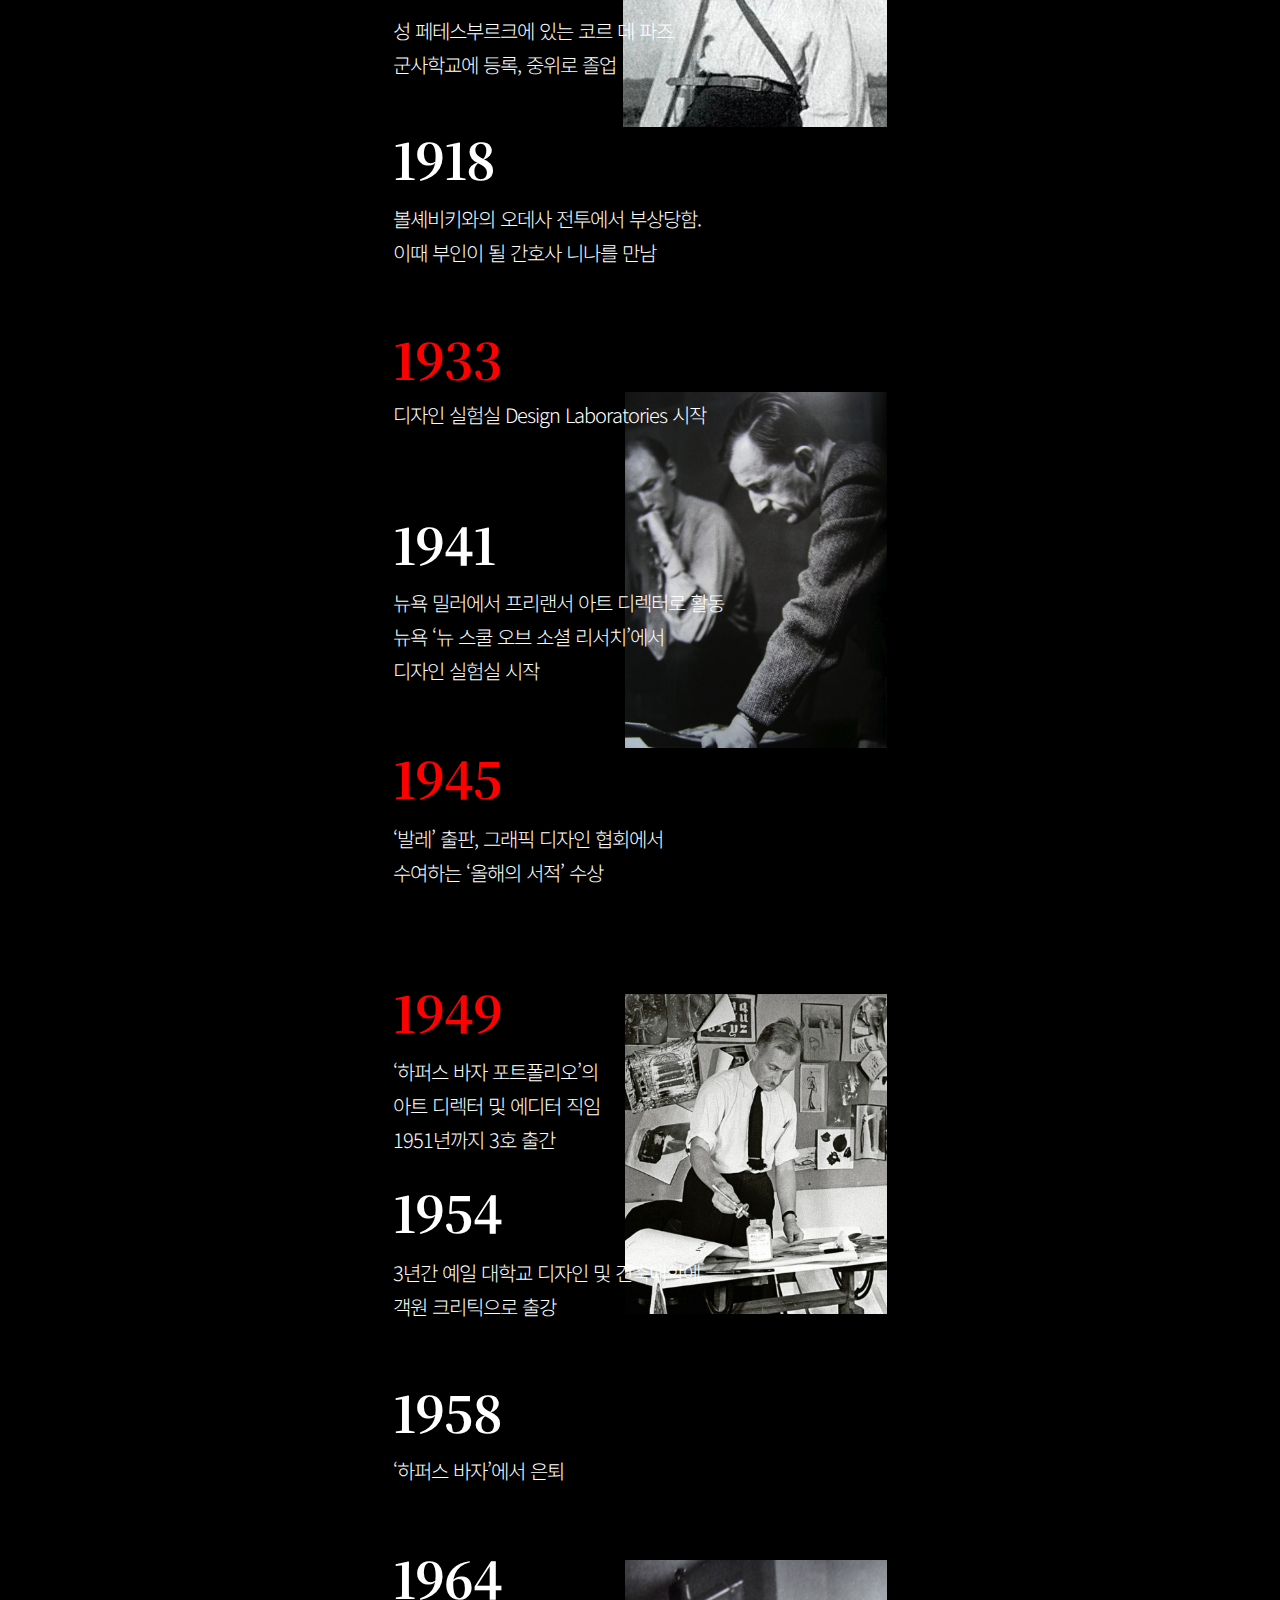
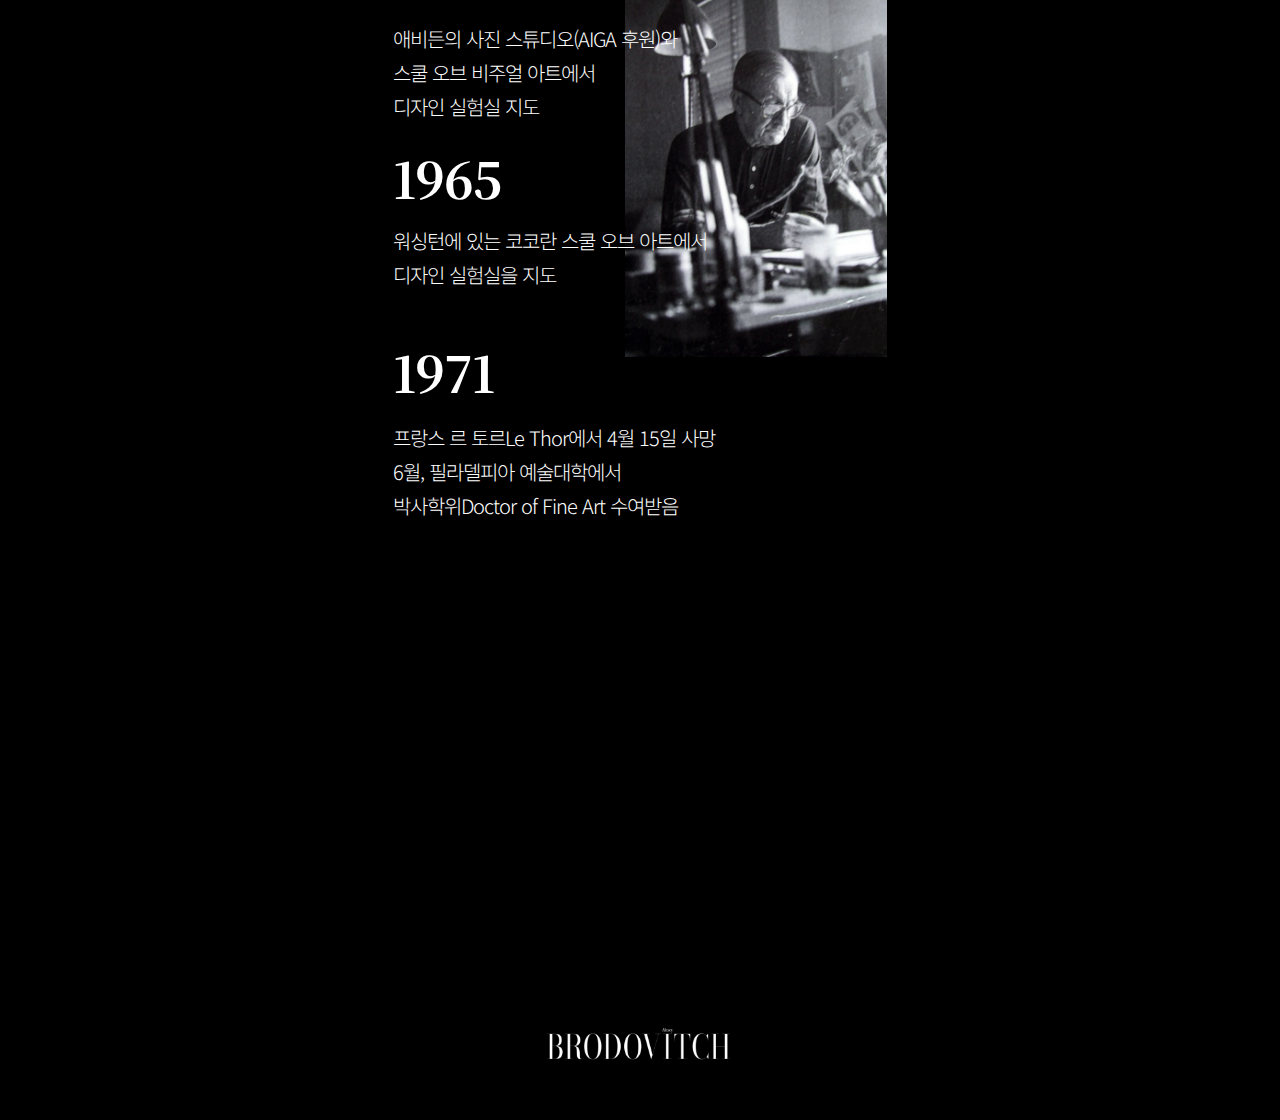
<file: page04.html>
<!DOCTYPE html>
<html lang="ko">
<head>
    <meta charset="UTF-8">
    <meta name="viewport" content="width=device-width, initial-scale=1.0">
    <title>Alex04</title>
    <link rel="stylesheet" href="page04style.css">
    <link rel="shortcut icon" href="img/favicon.ico" type="image/x-icon">
    <link rel="icon" href="img/favicon.ico" type="image/x-icon">
    
    <meta property="og:url" content="https://kinggdon.github.io/kimwonbae/">
    <meta property="og:title" content="Alex">
    <meta property="og:type" content="website">
    <meta property="og:image" content="img/og.png">
    <meta property="og:description" content="Alex, The Pioneer, The Teacher, The Creator.">
</head>

<body>
    <section>

        <header>
            <a href="index.html">
                <img src="page04img/logo_header.png">
            </a>
        </header>

        <div class="menu_main">
            <nav>
                <ul>
                    <li>
                        <a href="page01.html">
                            <img src="page04img/menu_main_01.png">
                        </a>
                    </li>
                    <li>
                        <a href="page02.html">
                            <img src="page04img/menu_main_02.png">
                        </a>
                    </li>
                    <li>
                        <a href="page03.html">
                            <img src="page04img/menu_main_03.png">
                        </a>
                    </li>
                    <li>
                        <a href="#">
                            <img src="page04img/menu_main_04.png">
                        </a>
                    </li>
                </ul>
            </nav>
        </div>
        
        <div class="pic01">
            <img src="page04img/pic_main_01.png">
        </div>

        <div class="letters01">
            1898
        </div>

        <div class="letters02">
            러시아 성 페테스부르크와 핀란드 사이의 사냥막인
            <br>오고리취Ogolitchi 에서 출생
        </div>

        <div class="pic02">
            <img src="page04img/pic_main_02.png">
        </div>

        <div class="letters03">
            1905
        </div>

        <div class="letters04">
            아버지의 발령으로 모스크바로 이주
        </div>

        <div class="letters05">
            1915
        </div>

        <div class="letters06">
            성 페테스부르크에 있는 코르 데 파즈
            <BR>군사학교에 등록, 중위로 졸업
        </div>

        <div class="letters07">
            1918
        </div>

        <div class="letters08">
            볼셰비키와의 오데사 전투에서 부상당함.
            <br>이때 부인이 될 간호사 니나를 만남
        </div>

        <div class="letters09">
            1933
        </div>

        <div class="pic03">
            <img src="page04img/pic_main_03.png">
        </div>

        <div class="letters10">
            디자인 실험실 Design Laboratories 시작
        </div>

        <div class="letters11">
            1941
        </div>

        <div class="letters12">
            뉴욕 밀러에서 프리랜서 아트 디렉터로 활동
            <br>뉴욕 ‘뉴 스쿨 오브 소셜 리서치’에서
            <br>디자인 실험실 시작
            <!-- <br>적십자사와 정부 기관의 자문 및 포스터 제작 -->
        </div>

        <div class="letters13">
            1945
        </div>

        <div class="letters14">
            ‘발레’ 출판, 그래픽 디자인 협회에서
            <br>수여하는 ‘올해의 서적’ 수상
        </div>

        <div class="pic04">
            <img src="page04img/pic_main_04.png">
        </div>

        <div class="letters15">
            1949
        </div>

        <div class="letters16">
            ‘하퍼스 바자 포트폴리오’의
            <br>아트 디렉터 및 에디터 직임
            <br>1951년까지 3호 출간
        </div>

        <div class="letters17">
            1954
        </div>

        <div class="letters18">
            3년간 예일 대학교 디자인 및 건축대학에
            <br>객원 크리틱으로 출강
        </div>

        <div class="letters19">
            1958
        </div>

        <div class="letters20">
            ‘하퍼스 바자’에서 은퇴
        </div>

        <div class="pic05">
            <img src="page04img/pic_main_05.png">
        </div>

        <div class="letters21">
            1964
        </div>

        <div class="letters22">
            애비든의 사진 스튜디오(AIGA 후원)와
            <br>스쿨 오브 비주얼 아트에서
            <br>디자인 실험실 지도
        </div>

        <div class="letters23">
            1965
        </div>

        <div class="letters24">
            워싱턴에 있는 코코란 스쿨 오브 아트에서
            <br>디자인 실험실을 지도
        </div>

        <div class="letters25">
            1971
        </div>

        <div class="letters26">
            프랑스 르 토르Le Thor에서 4월 15일 사망
            <br>6월, 필라델피아 예술대학에서
            <br>박사학위Doctor of Fine Art 수여받음
        </div>


.
        <footer>
            <a href="index.html">
                <img src="page04img/logo_footer.png">
            </a>

        </footer>

    </section>

    


</body>

</html>
</file>
<file: style.css>
*{
    margin: 0;
    padding: 0;
    list-style-type: none;
    text-decoration: none;

    
}
a:link{}
a:visited{}
a:hover{}
a:active{}

header{
    padding-top: 54px;
    /* padding-top: 5%; */
    display: flex;
    justify-content: center;
    align-items: center;
}

nav{
    height: 31px;
    position: absolute;
    padding-top: 218px;
    padding-left: 57%;

    display: flex;
    align-items: center;
}
nav ul{

    display: flex;
    justify-content: space-between;
}

section{


    /* width: 1920px; */
    /* height: 100vh; */
    height: 1080px;
    position: relative;
    background-image: url(img/pic_main.png);
    background-position: center;
    background-size: cover;
    background-repeat: no-repeat;


}

/* .uncle{
    width: 100vw;
    height: 100vh;
    background-image: url(img/pic_main.png);
    background-position: center;
    background-size: cover;
    background-repeat: no-repeat;
    

} */

.menu_main{
    /* position: relative; */
}

footer{

}

.footer_img01{
    position: absolute;
    padding-top: 871px;
    padding-left: 21%;
}
.footer_img02{
    position: absolute;
    padding-top: 899px;
    padding-left: 46%;

}
</file>
<file: page01style.css>
@import url('https://fonts.googleapis.com/css2?family=Noto+Sans+KR:wght@100;200;300;400;500;600;700;800;900&family=Noto+Serif+KR:wght@200;300;400;500;600;700;900&display=swap');

*{
    margin: 0;
    padding: 0;
    list-style-type: none;
    text-decoration: none;

    
}
a:link{}
a:visited{}
a:hover{}
a:active{}

header{
    padding-top: 54px;
    /* padding-top: 5%; */
    display: flex;
    justify-content: center;
    align-items: center;
}

nav{
    z-index: 1000;
    /* 다른 사각형 영역이 버튼 위에 있으면 버튼이 활성화가 안 된다.
    z-index를 이럴 때에 사용하면 된다. */
    
    height: 31px;
    position: absolute;
    padding-top: 218px;
    padding-left: 57%;
    /* padding-left: 986px; */

    display: flex;
    align-items: center;
    /* background-color: aqua; */

}
nav ul{
    width: 600px;
    display: flex;
    /* justify-content: space-between; */

    align-items: baseline;
    /* 베이스라인 꼭 기억하자!! */
    /* background-color: deepskyblue; */
}

.pic01{
    z-index: 1;
    position: absolute;
    padding-top: 153px;
    padding-left: 21%;
}

.pic02{

    position: absolute;
    width: 100%;
    height: 1080px;
    bottom: 0;
    background-image: url(page01img/pic_main_02.png);
    background-size: cover;
    background-repeat: no-repeat;
    
}

.letters01{
    color: white;
    position: absolute;
    /* padding-left: 50%; */
    padding-top: 340px;
    padding-left: 57%;
    /* padding-left: 986px; */

    /* opacity: calc(50%);
    background-color: gray; */
    
    font-family:'Noto Sans KR', sans-serif ;
    font-size: 20px;
    font-weight: 400;
    letter-spacing: -1px;
    line-height: 34px;
}


.letters02{
    color: white;
    position: absolute;
    bottom: 375px;
  
    transform: translateX(-50%) translateY(-50%);
    left: 50%;
    
    

    font-family:'Noto Sans KR', sans-serif ;
    font-size: 20px;
    font-weight: 400;
    letter-spacing: -1px;
    line-height: 34px;
    text-align: center;
    /* background-color: darkolivegreen; */

}
/* nav ul li a{
    border: 1px solid red;
} */

/* .large_menu{

    align-items: center;
    padding-top: 196px;
    display: flex;
    justify-content: space-between;

}

.small_menu{

    align-items: center;
    padding-top: 218px;
    display: flex;
    justify-content: space-between;
} */

section{

    /* width: 1920px; */

    height: 2160px;
    position: relative;
    background-color: black;
    /* background-image: url(img/pic_main.png);
    background-position: center;
    background-size: cover;
    background-repeat: no-repeat; */

}

footer{
    position: absolute;
    display: flex;
    justify-content: center;
    align-items: center;
    bottom: 54px;
    width: 100%;
    /* padding-bottom: 56px; */
    /* background-color: #ED5E29; */
}
</file>
<file: page02style.css>
@import url('https://fonts.googleapis.com/css2?family=Noto+Sans+KR:wght@100;200;300;400;500;600;700;800;900&family=Noto+Serif+KR:wght@200;300;400;500;600;700;900&display=swap');


*{
    margin: 0;
    padding: 0;
    list-style-type: none;
    text-decoration: none;

    
}
a:link{}
a:visited{}
a:hover{}
a:active{}
header{

    padding-top: 54px;
    /* padding-top: 5%; */
    display: flex;
    justify-content: center;
    align-items: center;
    /* background-color: red; */
}

nav{
    z-index: 2000;
    height: 31px;
    position: absolute;
    padding-top: 218px;
    padding-left: 57%;
    /* padding-left: 986px; */

    display: flex;
    align-items: center;
    /* background-color: aqua;
    opacity: calc(50%); */
}
nav ul{
    width: 600px;
    display: flex;
    /* justify-content: space-between; */
    align-items: baseline;

    /* background-color: pink; */

}

section{

    height: 7560px;
    position: relative;
    background-color: black;

}

footer{

    /* position: relative; */
    position: absolute;
    display: flex;
    justify-content: center;
    /* align-items: center; */
    bottom: 54px;
    width: 100%;
    /* padding-bottom: 56px; */
    /* background-color: #ED5E29; */
}

.letters01{
    z-index: 1;
    position: absolute;

    margin-top: 275px;
    /* padding-left: 1068px; */
    padding-left: 60%;
    /* right: 21%; */
    /* z-index: 1; */
    /* justify-content: right; */

    color: white;
    font-family:'Noto Sans KR', sans-serif ;
    font-size: 20px;
    font-weight: 400;
    letter-spacing: -1px;
    line-height: 34px;
    text-align: right;
    
    /* text-overflow: clip; */

    /* background-color: blueviolet; */
    /* background-color: purple;
    opacity: calc(50%); */
}

.letters02{
    position: absolute;
    margin-top: 1265px;
    padding-left: 57%;


    color: #7B7B7B;
    font-family:'Noto Sans KR', sans-serif ;
    font-size: 15px;
    font-weight: 400;
    letter-spacing: -1px;
    line-height: 34px;
    text-align: right;
    z-index: 1000;

}

.letters03{
    position: relative;
    /* position: absolute; */
    margin-top: 1457px;
    /* background-color: red; */
    z-index: 1;


    
    color: black;
    font-family:'Noto Serif KR', serif ;
    font-size: 25px;
    font-weight: 300;
    letter-spacing: -2px;
    line-height: 40px;
    text-align: center;
    z-index: 1000;
}

.letters04{
    position: relative;
    padding-top: 10px;

    color: #7B7B7B;
    font-family: 'Noto Serif KR', serif;
    font-size: 18px;
    font-weight: 200;
    letter-spacing: -1px;
    line-height: 34px;
    text-align: center;
    z-index: 1000;
}

.letters05{
    position: relative;
    padding-top: 5px;
    padding-left: 19%;

    color: #BEBEBE;
    font-family:'Noto Sans KR', sans-serif ;
    font-size: 15px;
    font-weight: 400;
    letter-spacing: -1px;
    line-height: 34px;
    text-align: left;
    z-index: 1000;
}

.letters06{
    position: relative;
    /* position: absolute; */
    padding-top: 193px;
    z-index: 1000;

    color: white;
    font-family:'Noto Serif KR', serif ;
    font-size: 25px;
    font-weight: 300;
    letter-spacing: -2px;
    line-height: 40px;
    text-align: center;
    z-index: 1000;
}

.letters07{
    position: relative;
    padding-top: 10px;

    color: #BEBEBE;
    font-family: 'Noto Serif KR', serif;
    font-size: 18px;
    font-weight: 200;
    letter-spacing: -1px;
    line-height: 34px;
    text-align: center;
    z-index: 1000;
}

.letters08{
    position: relative;
    /* padding-top: 10px; */
    padding-left: 59%;

    color: #7B7B7B;
    font-family:'Noto Sans KR', sans-serif ;
    font-size: 15px;
    font-weight: 400;
    letter-spacing: -1px;
    line-height: 34px;
    /* text-align: right; */
    z-index: 1000;
}

.letters09{
    position: relative;
    /* position: absolute; */
    padding-top: 210px;
    z-index: 1000;

    
    color: black;
    font-family:'Noto Serif KR', serif ;
    font-size: 25px;
    font-weight: 300;
    letter-spacing: -2px;
    line-height: 40px;
    text-align: center;
    z-index: 1000;
}

.letters10{
    position: relative;
    padding-top: 5px;
    padding-left: 19%;

    color: #BEBEBE;
    font-family:'Noto Sans KR', sans-serif ;
    font-size: 15px;
    font-weight: 400;
    letter-spacing: -1px;
    line-height: 34px;
    text-align: left;
    z-index: 1000;
}

.letters11{
    position: relative;
    /* position: absolute; */
    padding-top: 185px;
    z-index: 1000;

    color: white;
    font-family:'Noto Serif KR', serif ;
    font-size: 25px;
    font-weight: 300;
    letter-spacing: -2px;
    line-height: 40px;
    text-align: center;
    z-index: 1000;
}

.pic01{
    position: absolute;
    padding-top: 589px;
    padding-left: 54%;
    z-index: 1000;

}

.pic02{
    position: absolute;
    height: 1080px;
    width: 100vw;
    /* width: 100%; */
    /* width: 1920px; */
    top: 1080px;
    background-color: white;
    z-index: 1;

}

.pic03{
    /* position: absolute; */
    position: relative;
    padding-top: 168px;
    z-index: 1000;
    padding-left: 19%;
}

.pic04{
    position: relative;
    padding-top: 208px;
    z-index: 1000;
    padding-left: 38.5%;
}

/* .pic02{
    position: absolute;
    padding-top: 926px;
    z-index: 1;
} */

.pic05{
    position: absolute;
    height: 1080px;
    width: 100vw;
    /* width: 100%; */
    /* width: 1920px; */
    top: 3240px;
    background-color: white;
    z-index: 1;
}

.pic06{
    position: relative;
    padding-top: 165px;
    z-index: 1000;
    padding-left: 19%;
}

.pic07{
    position: relative;
    padding-top: 84px;
    padding-left: 68.5%;

}
.pic08{
    position: relative;
    padding-top: 137px;
    padding-left: 19%;
}
.pic09{
    position: relative;
    padding-top: 137px;
    padding-left: 53.5%;
}
.pic10{
    position: relative;
    padding-top: 137px;
    padding-left: 19%;
}

footer{
    position: absolute;
    display: flex;
    justify-content: center;
    align-items: center;
    bottom: 54px;
    width: 100%;
    /* padding-bottom: 56px; */
    /* background-color: #ED5E29; */
}
</file>
<file: page03style.css>
@import url('https://fonts.googleapis.com/css2?family=Noto+Sans+KR:wght@100;200;300;400;500;600;700;800;900&family=Noto+Serif+KR:wght@200;300;400;500;600;700;900&display=swap');


*{
    margin: 0;
    padding: 0;
    list-style-type: none;
    text-decoration: none;    
}
a:link{}
a:visited{}
a:hover{}
a:active{}

header{

    padding-top: 54px;
    display: flex;
    justify-content: center;
    align-items: center;
    background-color: black;
}
nav{
    z-index: 1000;
    /* 다른 사각형 영역이 버튼 위에 있으면 버튼이 활성화가 안 된다.
    z-index를 이럴 때에 사용하면 된다. */
    
    height: 31px;
    position: absolute;
    padding-top: 218px;
    padding-left: 57%;
    /* padding-left: 986px; */

    display: flex;
    align-items: center;
    /* background-color: aqua; */

}
ul{
    width: 600px;
    display: flex;
    /* justify-content: space-between; */
    align-items: baseline;

    /* background-color: pink; */

}

section{
    height: 6480px;
    position: relative;
    /* background-color: white; */
    background-color: white;
    
    
    z-index: 1;
}

footer{
    position: absolute;
    display: flex;
    justify-content: center;

    bottom: 54px;
    width: 100%;
    /* padding-bottom: 56px; */
    /* background-color: #ED5E29; */
}

.pic01{
    position: absolute;
    padding-top: 153px;
    z-index: 100;

    /* justify-content: left;
    display: flex; */
    /* justify-content: center;
    display: flex; */
}

.pic02{
    position: absolute;
    height: 927px;
    width: 100vw;
    /* width: 100%; */
    background-color: black;
    z-index: 1;
    /* opacity: calc(55%); */
}

.letters01{
    position: relative;
    padding-top: 1087px;
    padding-left: 19%;

    color: black;
    font-family:'Noto Serif KR', serif ;
    font-size: 20px;
    font-weight: 600;
    letter-spacing: -1.5px;
    line-height: 34px;
}

.letters02{
    position: relative;
    padding-top: 35px;
    padding-left: 19%;

    font-family:'Noto Sans KR', sans-serif ;
    font-size: 20px;
    font-weight: 100;
    letter-spacing: -1.5px;
    line-height: 34px;
}

.letters03{
    position: relative;
    padding-top: 160px;
    right: 19%;

    color: black;
    font-family:'Noto Serif KR', serif ;
    font-size: 20px;
    font-weight: 600;
    letter-spacing: -1.5px;
    line-height: 34px;
    text-align: right;
}

.letters04{
    position: relative;
    padding-top: 35px;
    right: 19%;

    font-family:'Noto Sans KR', sans-serif ;
    font-size: 20px;
    font-weight: 100;
    letter-spacing: -1.5px;
    line-height: 34px;
    text-align: right;
}

.letters05{
    position: relative;
    padding-top: 160px;
    padding-left: 19%;

    color: black;
    font-family:'Noto Serif KR', serif ;
    font-size: 20px;
    font-weight: 600;
    letter-spacing: -1.5px;
    line-height: 34px;
}

.letters06{
    position: relative;
    padding-top: 35px;
    padding-left: 19%;

    font-family:'Noto Sans KR', sans-serif ;
    font-size: 20px;
    font-weight: 100;
    letter-spacing: -1.5px;
    line-height: 34px;
}

.letters07{
    position: relative;
    padding-top: 160px;
    right: 19%;

    color: black;
    font-family:'Noto Serif KR', serif ;
    font-size: 20px;
    font-weight: 600;
    letter-spacing: -1.5px;
    line-height: 34px;
    text-align: right;
}

.letters08{
    position: relative;
    padding-top: 35px;
    right: 19%;

    font-family:'Noto Sans KR', sans-serif ;
    font-size: 20px;
    font-weight: 100;
    letter-spacing: -1.5px;
    line-height: 34px;
    text-align: right;
}

.letters09{
    position: relative;
    padding-top: 160px;
    padding-left: 19%;

    color: black;
    font-family:'Noto Serif KR', serif ;
    font-size: 20px;
    font-weight: 600;
    letter-spacing: -1.5px;
    line-height: 34px;
}

.letters10{
    position: relative;
    padding-top: 35px;
    padding-left: 19%;

    font-family:'Noto Sans KR', sans-serif ;
    font-size: 20px;
    font-weight: 100;
    letter-spacing: -1.5px;
    line-height: 34px;
}

.letters11{
    position: relative;
    padding-top: 160px;
    right: 19%;

    color: black;
    font-family:'Noto Serif KR', serif ;
    font-size: 20px;
    font-weight: 600;
    letter-spacing: -1.5px;
    line-height: 34px;
    text-align: right;
}

.letters12{
    position: relative;
    padding-top: 35px;
    right: 19%;

    font-family:'Noto Sans KR', sans-serif ;
    font-size: 20px;
    font-weight: 100;
    letter-spacing: -1.5px;
    line-height: 34px;
    text-align: right;
}

.letters13{
    position: relative;
    padding-top: 160px;
    padding-left: 19%;

    color: black;
    font-family:'Noto Serif KR', serif ;
    font-size: 20px;
    font-weight: 600;
    letter-spacing: -1.5px;
    line-height: 34px;
}

.letters14{
    position: relative;
    padding-top: 35px;
    padding-left: 19%;

    font-family:'Noto Sans KR', sans-serif ;
    font-size: 20px;
    font-weight: 100;
    letter-spacing: -1.5px;
    line-height: 34px;
}

.letters15{
    position: relative;
    padding-top: 160px;
    right: 19%;

    color: black;
    font-family:'Noto Serif KR', serif ;
    font-size: 20px;
    font-weight: 600;
    letter-spacing: -1.5px;
    line-height: 34px;
    text-align: right;
}

.letters16{
    position: relative;
    padding-top: 35px;
    right: 19%;

    font-family:'Noto Sans KR', sans-serif ;
    font-size: 20px;
    font-weight: 100;
    letter-spacing: -1.5px;
    line-height: 34px;
    text-align: right;
}

.letters17{
    position: relative;
    padding-top: 160px;
    padding-left: 19%;

    color: black;
    font-family:'Noto Serif KR', serif ;
    font-size: 20px;
    font-weight: 600;
    letter-spacing: -1.5px;
    line-height: 34px;
}

.letters18{
    position: relative;
    padding-top: 35px;
    padding-left: 19%;

    font-family:'Noto Sans KR', sans-serif ;
    font-size: 20px;
    font-weight: 100;
    letter-spacing: -1.5px;
    line-height: 34px;
}
</file>
<file: page04style.css>
@import url('https://fonts.googleapis.com/css2?family=Noto+Sans+KR:wght@100;200;300;400;500;600;700;800;900&family=Noto+Serif+KR:wght@200;300;400;500;600;700;900&display=swap');
*{
    margin: 0;
    padding: 0;
    list-style-type: none;
    text-decoration: none;    
}
a:link{}
a:visited{}
a:hover{}
a:active{}
header{

    padding-top: 54px;
    display: flex;
    justify-content: center;
    /* align-items: center; */
    background-color: black;
}
nav{
    z-index: 1000;
    height: 31px;
    position: absolute;
    padding-top: 218px;
    padding-left: 57%;
    display: flex;
    align-items: center;

    /* background-color: aqua;
    opacity: calc(50%); */
}

ul{
    width: 600px;
    display: flex;
    align-items: baseline;
/* 
    background-color: pink; */
}

section{
    height: 4320px;
    position: relative;
    background-color: black;
}

footer{
    position: absolute;
    display: flex;
    justify-content: center;
    bottom: 54px;
    width: 100vw;
}

.pic01{
    position: relative;
    padding-top: 153px;
    padding-left: 19%;
}

.pic02{
    position: absolute;
    padding-top: 105px;
    right: 30.7%;
}

.pic03{
    position: absolute;
    padding-top: 658px;
    right: 30.7%;
}

.pic04{
    position: absolute;
    padding-top: 1260px;
    right: 30.7%;
}

.pic05{
    position: absolute;
    padding-top: 1826px;
    right: 30.7%;
}

.letters01{
    position: relative;
    padding-top: 120px;
    padding-left: 30.7%;

    color: white;
    font-family:'Noto Serif KR', serif ;
    font-size: 50px;
    font-weight: 700;
    letter-spacing: -1px;
    line-height: 34px;
}

.letters02{
    position: relative;
    padding-top: 22px;
    padding-left: 30.7%;

    color: white;
    font-family: 'Noto Sans KR', sans-serif;
    font-size: 20px;
    font-weight: 300;
    letter-spacing: -1px;
    line-height: 34px;

}

.letters03{
    position: absolute;
    padding-top: 60px;
    padding-left: 30.7%;

    color: white;
    font-family:'Noto Serif KR', serif ;
    font-size: 50px;
    font-weight: 700;
    letter-spacing: -1px;
    line-height: 34px;

}

.letters04{
    position: absolute;
    padding-top: 117px;
    padding-left: 30.7%;

    color: white;
    font-family: 'Noto Sans KR', sans-serif;
    font-size: 20px;
    font-weight: 300;
    letter-spacing: -1px;
    line-height: 34px;
}

.letters05{
    position: absolute;
    padding-top: 220px;
    padding-left: 30.7%;

    color: white;
    font-family:'Noto Serif KR', serif ;
    font-size: 50px;
    font-weight: 700;
    letter-spacing: -1px;
    line-height: 34px;
}

.letters06{
    position: absolute;
    padding-top: 280px;
    padding-left: 30.7%;

    color: white;
    font-family: 'Noto Sans KR', sans-serif;
    font-size: 20px;
    font-weight: 300;
    letter-spacing: -1px;
    line-height: 34px;
}

.letters07{
    position: absolute;
    /* padding-top: 426-19px; */
    padding-top: 407px;
    padding-left: 30.7%;

    color: white;
    font-family:'Noto Serif KR', serif ;
    font-size: 50px;
    font-weight: 700;
    letter-spacing: -1px;
    line-height: 34px;
}

.letters08{
    position: absolute;
    /* padding-top: 503-19px; */
    padding-top: 468px;
    padding-left: 30.7%;

    color: white;
    font-family: 'Noto Sans KR', sans-serif;
    font-size: 20px;
    font-weight: 300;
    letter-spacing: -1px;
    line-height: 34px;
}
.letters09{
    position: absolute;
    /* padding-top: 626-19px; */
    padding-top: 607px;
    padding-left: 30.7%;

    color: red;
    font-family:'Noto Serif KR', serif ;
    font-size: 50px;
    font-weight: 700;
    letter-spacing: -1px;
    line-height: 34px;

}
.letters10{
    position: absolute;
    padding-top: 664px;
    padding-left: 30.7%;

    color: white;
    font-family: 'Noto Sans KR', sans-serif;
    font-size: 20px;
    font-weight: 300;
    letter-spacing: -1px;
    line-height: 34px;
}

.letters11{
    position: absolute;
    padding-top: 792px;
    padding-left: 30.7%;

    color: white;
    font-family:'Noto Serif KR', serif ;
    font-size: 50px;
    font-weight: 700;
    letter-spacing: -1px;
    line-height: 34px;
}

.letters12{
    position: absolute;
    padding-top: 852px;
    padding-left: 30.7%;

    color: white;
    font-family: 'Noto Sans KR', sans-serif;
    font-size: 20px;
    font-weight: 300;
    letter-spacing: -1px;
    line-height: 34px;
}

.letters13{
    position: absolute;
    padding-top: 1026px;
    padding-left: 30.7%;

    color: red;
    font-family:'Noto Serif KR', serif ;
    font-size: 50px;
    font-weight: 700;
    letter-spacing: -1px;
    line-height: 34px;
}

.letters14{
    position: absolute;
    padding-top: 1088px;
    padding-left: 30.7%;

    color: white;
    font-family: 'Noto Sans KR', sans-serif;
    font-size: 20px;
    font-weight: 300;
    letter-spacing: -1px;
    line-height: 34px;
}

.letters15{
    position: absolute;
    padding-top: 1260px;
    padding-left: 30.7%;

    color: red;
    font-family:'Noto Serif KR', serif ;
    font-size: 50px;
    font-weight: 700;
    letter-spacing: -1px;
    line-height: 34px;
}
.letters16{
    position: absolute;
    padding-top: 1321px;
    padding-left: 30.7%;

    color: white;
    font-family: 'Noto Sans KR', sans-serif;
    font-size: 20px;
    font-weight: 300;
    letter-spacing: -1px;
    line-height: 34px;

}

.letters17{
    position: absolute;
    padding-top: 1460px;
    padding-left: 30.7%;

    color: white;
    font-family:'Noto Serif KR', serif ;
    font-size: 50px;
    font-weight: 700;
    letter-spacing: -1px;
    line-height: 34px;
}

.letters18{
    position: absolute;
    padding-top: 1522px;
    padding-left: 30.7%;

    color: white;
    font-family: 'Noto Sans KR', sans-serif;
    font-size: 20px;
    font-weight: 300;
    letter-spacing: -1px;
    line-height: 34px;
}

.letters19{
    position: absolute;
    padding-top: 1660px;
    padding-left: 30.7%;

    color: white;
    font-family:'Noto Serif KR', serif ;
    font-size: 50px;
    font-weight: 700;
    letter-spacing: -1px;
    line-height: 34px;
}

.letters20{
    position:absolute;
    padding-top: 1720px;
    padding-left: 30.7%;

    color: white;
    font-family: 'Noto Sans KR', sans-serif;
    font-size: 20px;
    font-weight: 300;
    letter-spacing: -1px;
    line-height: 34px;
}

.letters21{
    position: absolute;
    padding-top: 1826px;
    padding-left: 30.7%;

    color: white;
    font-family:'Noto Serif KR', serif ;
    font-size: 50px;
    font-weight: 700;
    letter-spacing: -1px;
    line-height: 34px;
}

.letters22{
    position: absolute;
    padding-top: 1888px;
    padding-left: 30.7%;

    color: white;
    font-family: 'Noto Sans KR', sans-serif;
    font-size: 20px;
    font-weight: 300;
    letter-spacing: -1px;
    line-height: 34px;
}

.letters23{
    position: absolute;
    padding-top: 2026px;
    padding-left: 30.7%;

    color: white;
    font-family:'Noto Serif KR', serif ;
    font-size: 50px;
    font-weight: 700;
    letter-spacing: -1px;
    line-height: 34px;
}

.letters24{
    position: absolute;
    padding-top: 2090px;
    padding-left: 30.7%;

    color: white;
    font-family: 'Noto Sans KR', sans-serif;
    font-size: 20px;
    font-weight: 300;
    letter-spacing: -1px;
    line-height: 34px;
}

.letters25{
    position: absolute;
    padding-top: 2220px;
    padding-left: 30.7%;

    color: white;
    font-family:'Noto Serif KR', serif ;
    font-size: 50px;
    font-weight: 700;
    letter-spacing: -1px;
    line-height: 34px;

}

.letters26{
    position: absolute;
    padding-top: 2287px;
    padding-left: 30.7%;

    color: white;
    font-family: 'Noto Sans KR', sans-serif;
    font-size: 20px;
    font-weight: 300;
    letter-spacing: -1px;
    line-height: 34px;
}

/* .letters03{
    position: relative;
    padding-top: 60px;
    padding-left: 30.7%;

    color: white;
    font-family:'Noto Serif KR', serif ;
    font-size: 50px;
    font-weight: 700;
    letter-spacing: -1px;
    line-height: 34px;
} */
</file>
